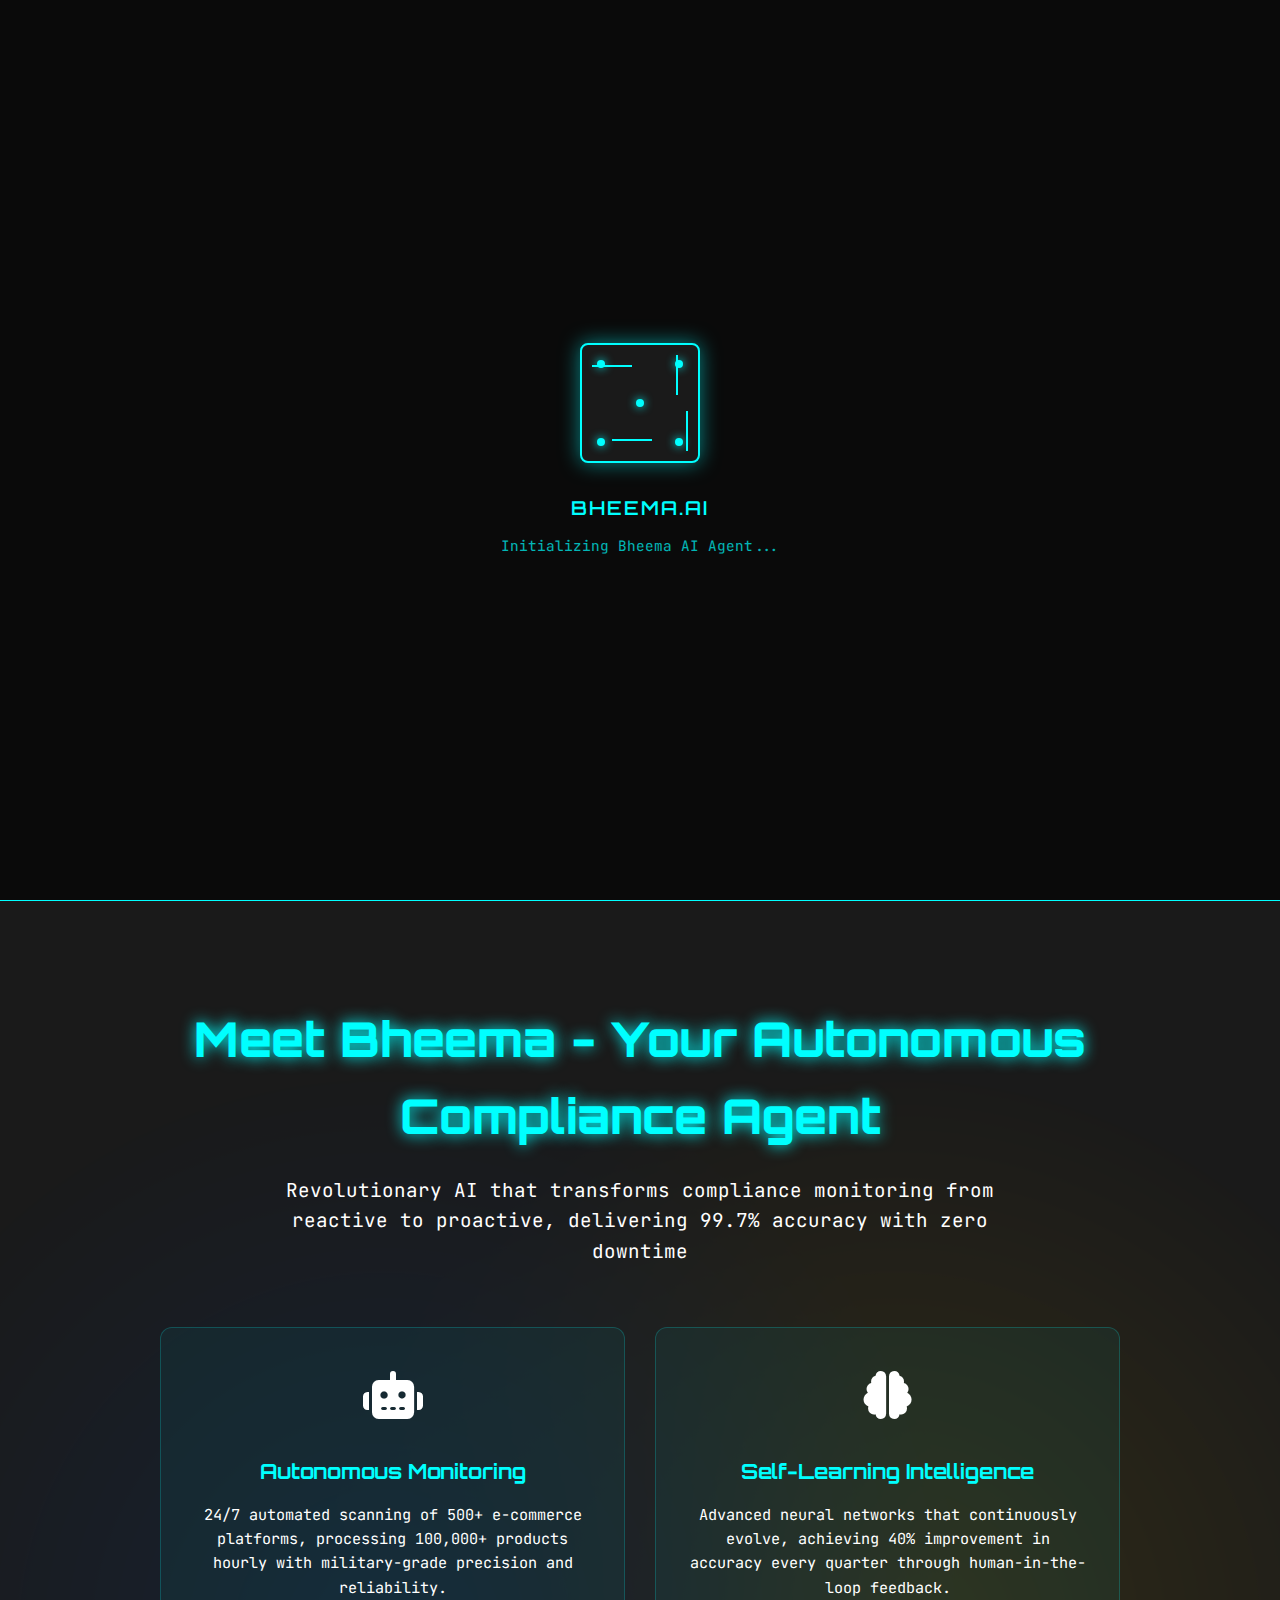
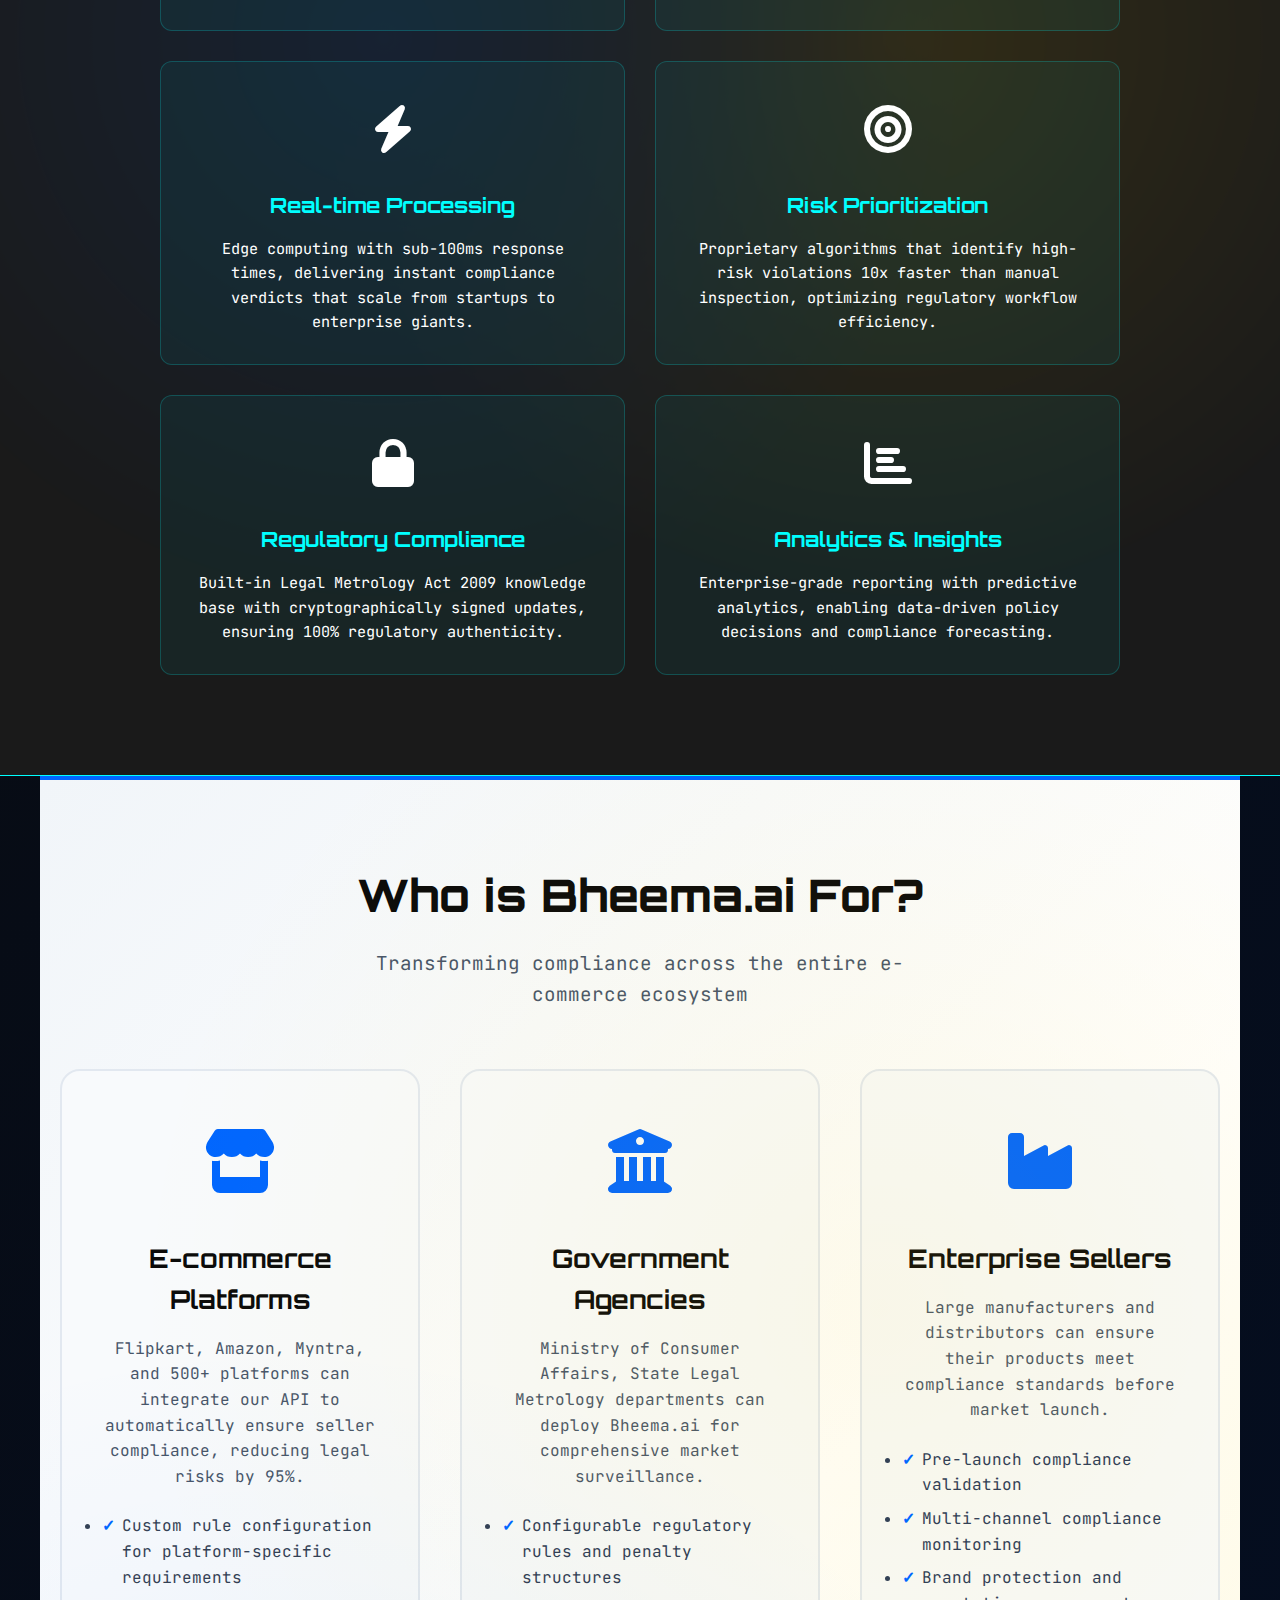
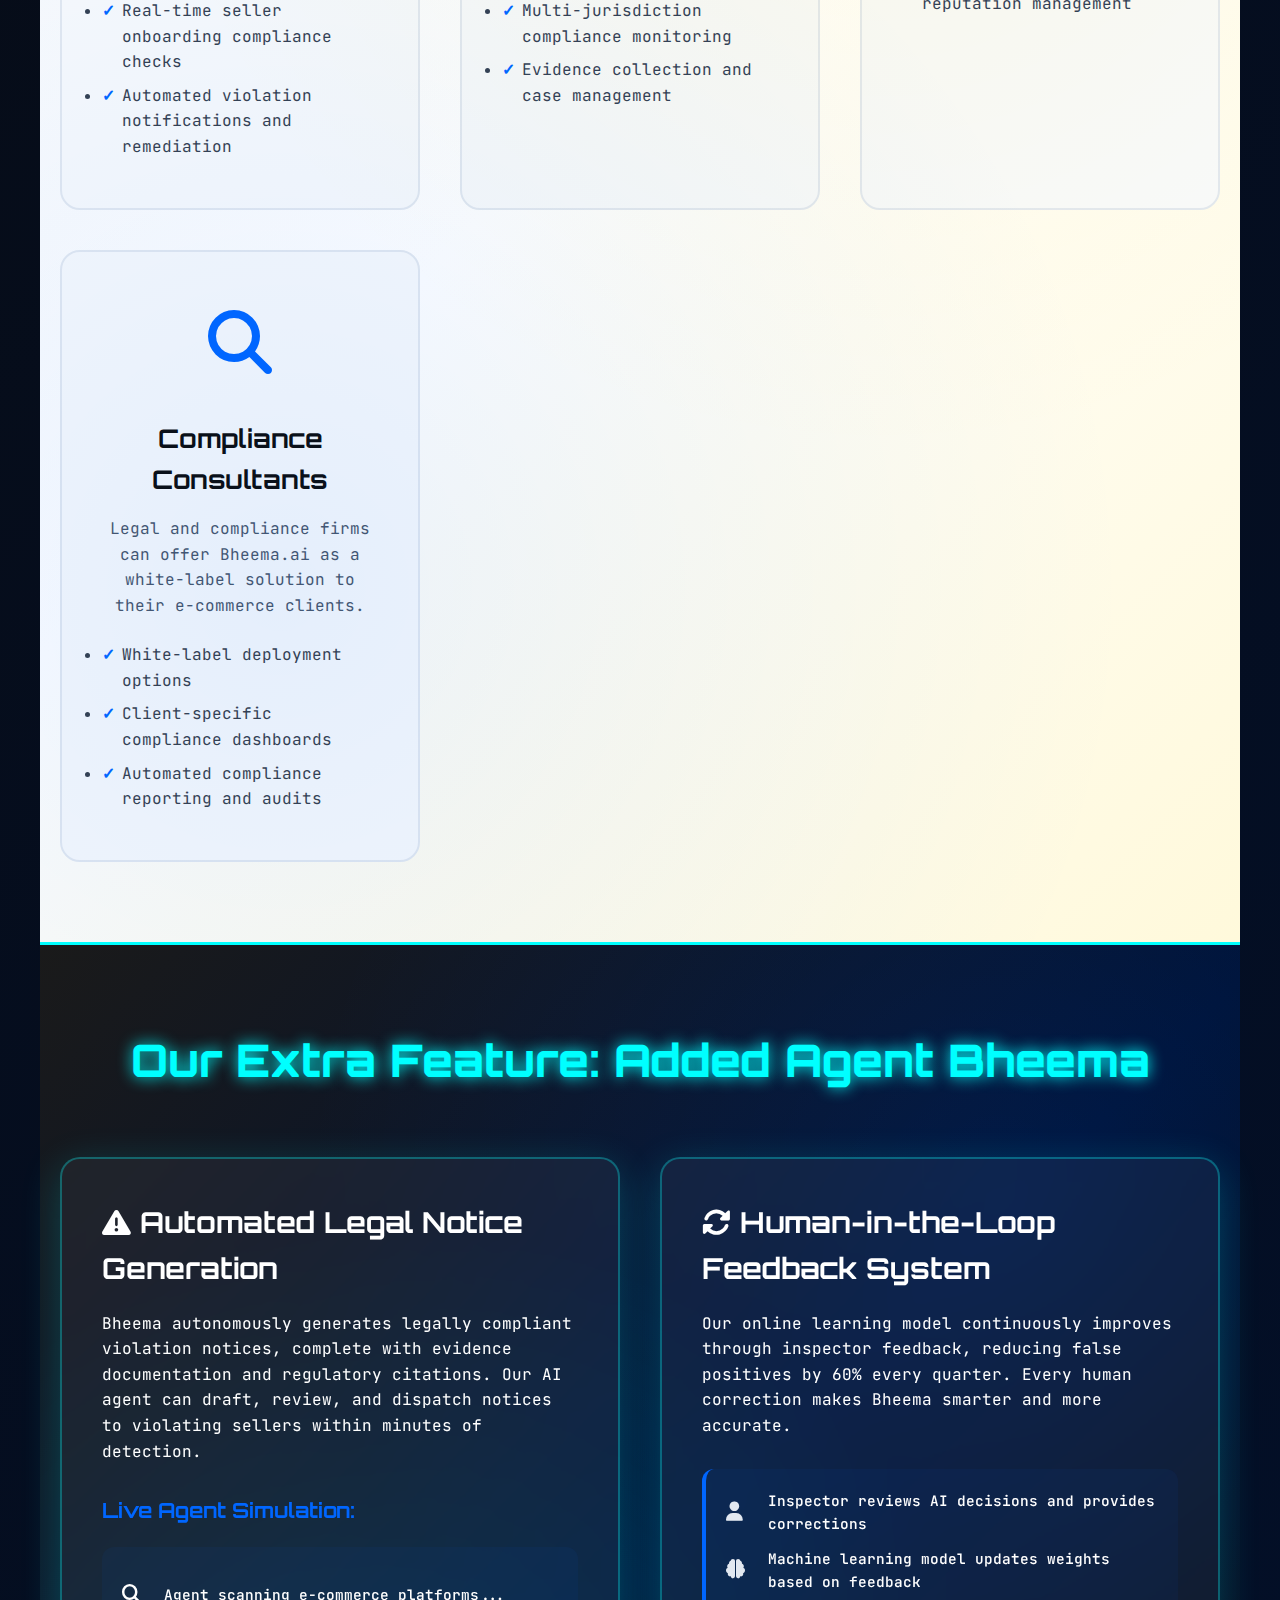
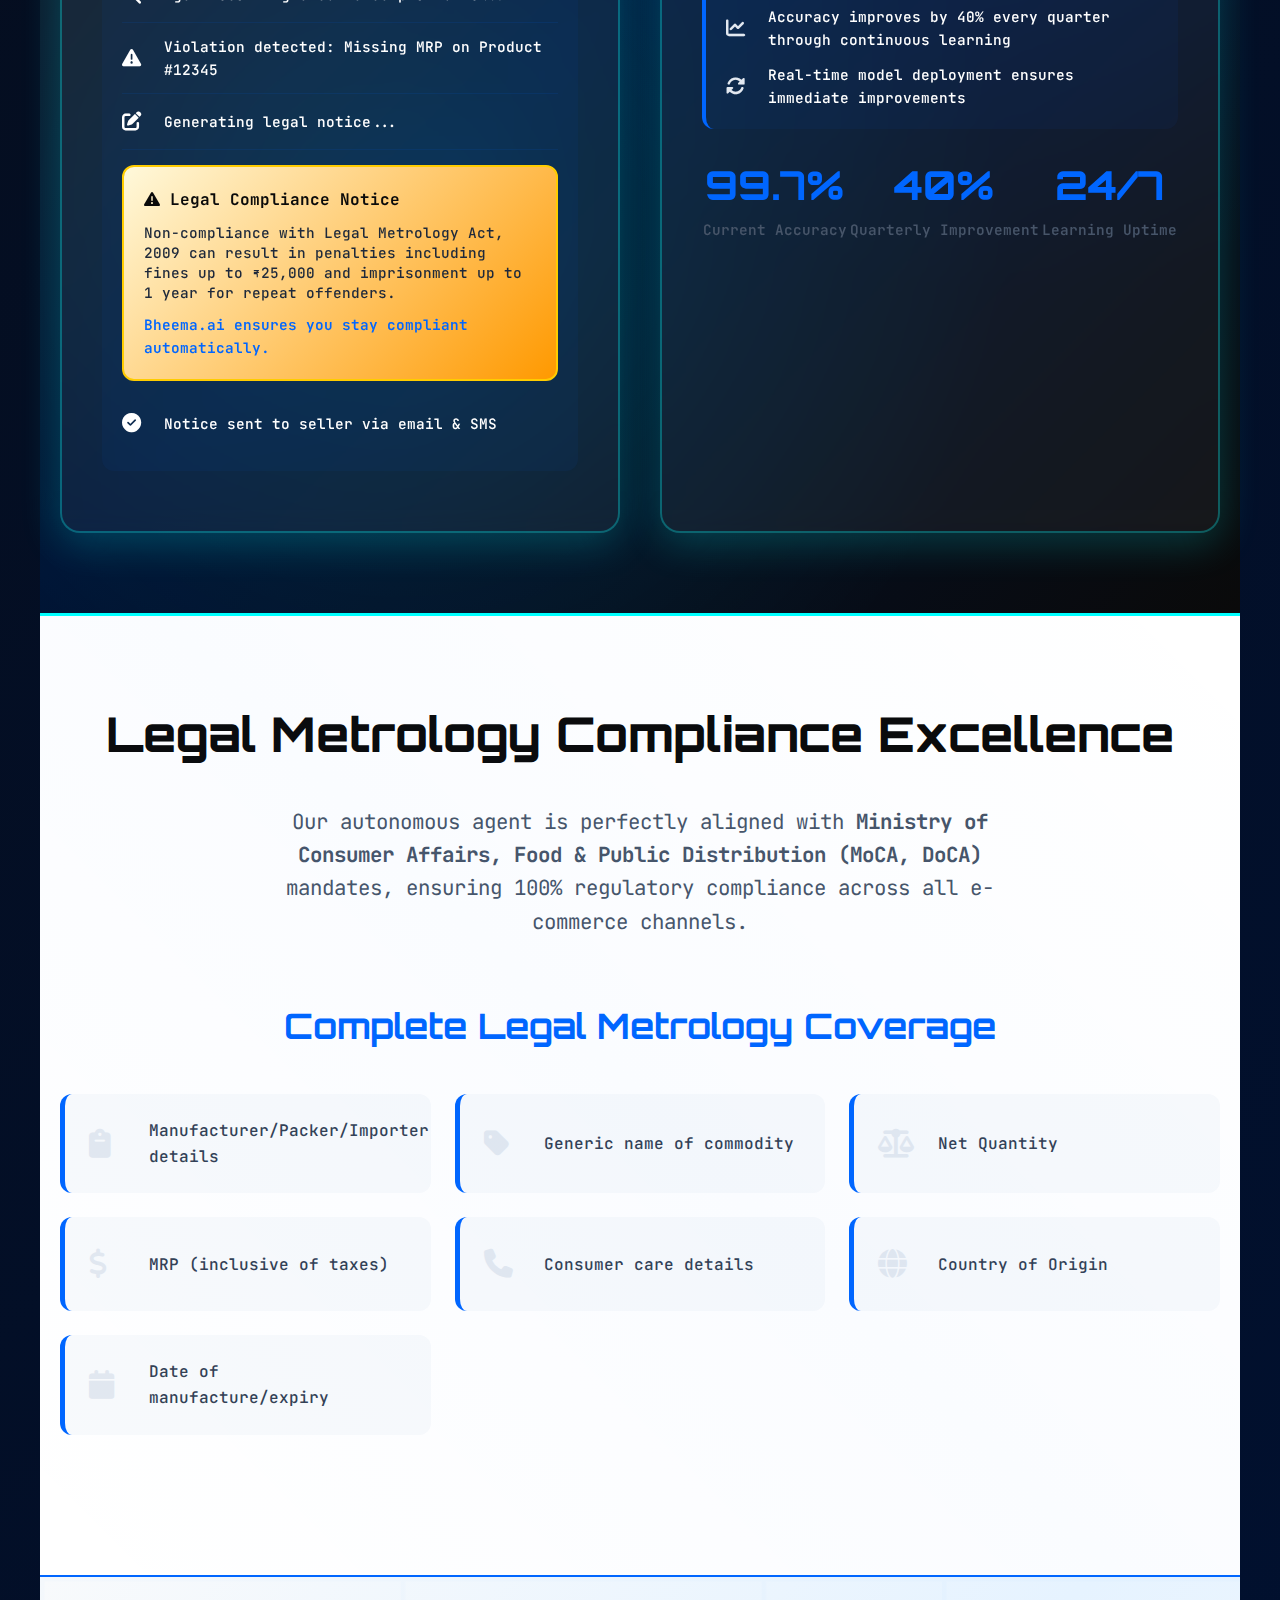
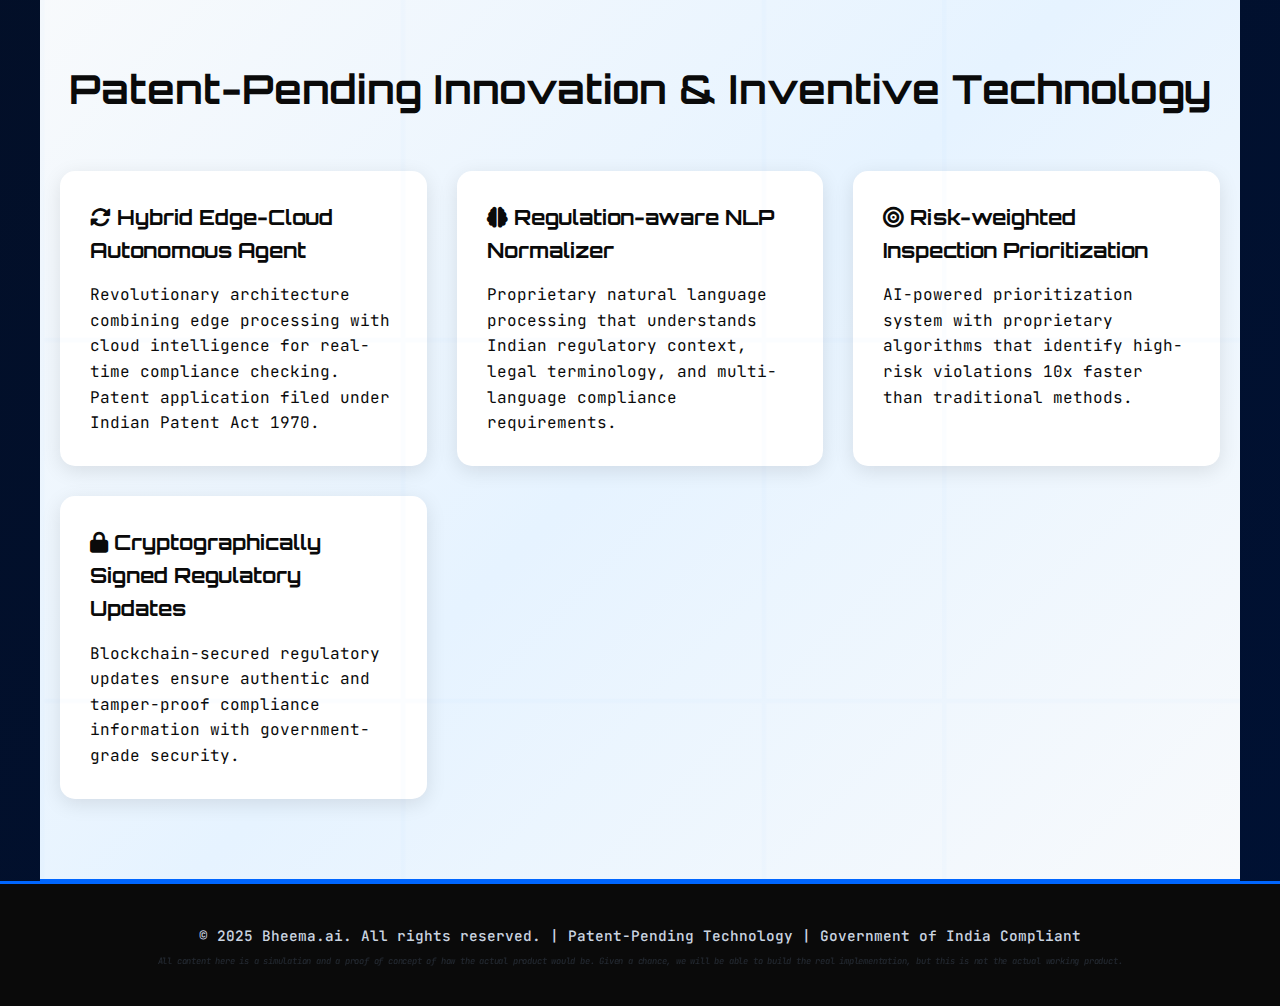
<file: index.html>
<!DOCTYPE html>
<html lang="en">
<head>
    <meta charset="UTF-8">
    <meta name="viewport" content="width=device-width, initial-scale=1.0">
    <title>Bheema.ai - Bharat's Hyperintegrated Efficient Ecommerce Metrology Agent</title>
    <link rel="stylesheet" href="https://cdnjs.cloudflare.com/ajax/libs/font-awesome/6.4.0/css/all.min.css">
    <link rel="stylesheet" href="styles.css">
</head>
<body>
    <!-- Loader only on homepage now -->
    <div class="loader-overlay" id="loader">
        <div class="loader-container">
            <div class="circuit-loader">
                <div class="circuit-board">
                    <div class="circuit-line horizontal"></div>
                    <div class="circuit-line vertical"></div>
                    <div class="circuit-line horizontal"></div>
                    <div class="circuit-line vertical"></div>
                    <div class="circuit-node"></div>
                    <div class="circuit-node"></div>
                    <div class="circuit-node"></div>
                    <div class="circuit-node"></div>
                    <div class="circuit-node"></div>
                </div>
            </div>
            <div class="loader-text">Bheema.ai</div>
            <div class="loader-subtext">Initializing Autonomous Agent...</div>
        </div>
    </div>

    <nav class="navbar">
        <div class="nav-container">
            <div class="nav-logo">
                <h2>Bheema.ai</h2>
            </div>
            <div class="nav-toggle" id="nav-toggle">
                <span></span>
                <span></span>
                <span></span>
            </div>
            <ul class="nav-menu" id="nav-menu">
                <li><a href="index.html" class="nav-link active">Home</a></li>
                <li><a href="tech.html" class="nav-link">Explore Tech</a></li>
                <li><a href="team.html" class="nav-link">Team</a></li>
                <li><a href="login.html" class="nav-link">Dashboard</a></li>
            </ul>
        </div>
    </nav>

    <main>
        <!-- Hero Section -->
        <section class="hero">
            <div class="hero-content">
                <h1>Bheema.ai</h1>
                <h2>Bharat's Hyperintegrated Efficient Ecommerce Metrology Autonomous Agent</h2>
                <p class="hero-subtitle">Revolutionary AI-powered Legal Metrology Compliance Solution for E-commerce India</p>
                <!-- Removed emojis from patent notice -->
                <p class="patent-notice">Patent-Pending Technology | Government-Grade Security | Enterprise-Ready Solution</p>
                <div class="cta-buttons">
                    <a href="login.html" class="btn btn-primary">Launch Dashboard</a>
                    <a href="tech.html" class="btn btn-secondary">Explore Technology</a>
                </div>
            </div>
        </section>

        <!-- Enhanced Agent Spotlight with more product-selling language -->
        <section class="agent-spotlight">
            <div class="container">
                <div class="agent-content">
                    <h2 class="agent-title">Meet Bheema - Your Autonomous Compliance Agent</h2>
                    <p class="agent-subtitle">Revolutionary AI that transforms compliance monitoring from reactive to proactive, delivering 99.7% accuracy with zero downtime</p>
                    
                    <div class="agent-features">
                        <div class="agent-feature">
                            <span class="agent-feature-icon"><i class="fas fa-robot"></i></span>
                            <h3>Autonomous Monitoring</h3>
                            <p>24/7 automated scanning of 500+ e-commerce platforms, processing 100,000+ products hourly with military-grade precision and reliability.</p>
                        </div>
                        <div class="agent-feature">
                            <span class="agent-feature-icon"><i class="fas fa-brain"></i></span>
                            <h3>Self-Learning Intelligence</h3>
                            <p>Advanced neural networks that continuously evolve, achieving 40% improvement in accuracy every quarter through human-in-the-loop feedback.</p>
                        </div>
                        <div class="agent-feature">
                            <span class="agent-feature-icon"><i class="fas fa-bolt"></i></span>
                            <h3>Real-time Processing</h3>
                            <p>Edge computing with sub-100ms response times, delivering instant compliance verdicts that scale from startups to enterprise giants.</p>
                        </div>
                        <div class="agent-feature">
                            <span class="agent-feature-icon"><i class="fas fa-bullseye"></i></span>
                            <h3>Risk Prioritization</h3>
                            <p>Proprietary algorithms that identify high-risk violations 10x faster than manual inspection, optimizing regulatory workflow efficiency.</p>
                        </div>
                        <div class="agent-feature">
                            <span class="agent-feature-icon"><i class="fas fa-lock"></i></span>
                            <h3>Regulatory Compliance</h3>
                            <p>Built-in Legal Metrology Act 2009 knowledge base with cryptographically signed updates, ensuring 100% regulatory authenticity.</p>
                        </div>
                        <div class="agent-feature">
                            <span class="agent-feature-icon"><i class="fas fa-chart-bar"></i></span>
                            <h3>Analytics & Insights</h3>
                            <p>Enterprise-grade reporting with predictive analytics, enabling data-driven policy decisions and compliance forecasting.</p>
                        </div>
                    </div>
                </div>
            </div>
        </section>

        <!-- Added proper margin and padding to sections -->
        <!-- Added "Who is this for" section -->
        <section class="target-audience section-padding">
            <div class="container">
                <h2>Who is Bheema.ai For?</h2>
                <p class="section-subtitle">Transforming compliance across the entire e-commerce ecosystem</p>
                
                <div class="audience-grid">
                    <div class="audience-card">
                        <div class="audience-icon"><i class="fas fa-store"></i></div>
                        <h3>E-commerce Platforms</h3>
                        <p>Flipkart, Amazon, Myntra, and 500+ platforms can integrate our API to automatically ensure seller compliance, reducing legal risks by 95%.</p>
                        <ul>
                            <li>Custom rule configuration for platform-specific requirements</li>
                            <li>Real-time seller onboarding compliance checks</li>
                            <li>Automated violation notifications and remediation</li>
                        </ul>
                    </div>
                    
                    <div class="audience-card">
                        <div class="audience-icon"><i class="fas fa-university"></i></div>
                        <h3>Government Agencies</h3>
                        <p>Ministry of Consumer Affairs, State Legal Metrology departments can deploy Bheema.ai for comprehensive market surveillance.</p>
                        <ul>
                            <li>Configurable regulatory rules and penalty structures</li>
                            <li>Multi-jurisdiction compliance monitoring</li>
                            <li>Evidence collection and case management</li>
                        </ul>
                    </div>
                    
                    <div class="audience-card">
                        <div class="audience-icon"><i class="fas fa-industry"></i></div>
                        <h3>Enterprise Sellers</h3>
                        <p>Large manufacturers and distributors can ensure their products meet compliance standards before market launch.</p>
                        <ul>
                            <li>Pre-launch compliance validation</li>
                            <li>Multi-channel compliance monitoring</li>
                            <li>Brand protection and reputation management</li>
                        </ul>
                    </div>
                    
                    <div class="audience-card">
                        <div class="audience-icon"><i class="fas fa-search"></i></div>
                        <h3>Compliance Consultants</h3>
                        <p>Legal and compliance firms can offer Bheema.ai as a white-label solution to their e-commerce clients.</p>
                        <ul>
                            <li>White-label deployment options</li>
                            <li>Client-specific compliance dashboards</li>
                            <li>Automated compliance reporting and audits</li>
                        </ul>
                    </div>
                </div>
            </div>
        </section>

        <!-- Updated agent features section with animation and better visibility -->
        <section class="agent-features-extended section-padding">
            <div class="container">
                <h2>Our Extra Feature: Added Agent Bheema</h2>
                <div class="extra-features">
                    <div class="extra-feature-card">
                        <h3><i class="fas fa-exclamation-triangle"></i> Automated Legal Notice Generation</h3>
                        <p class="feature-description">Bheema autonomously generates legally compliant violation notices, complete with evidence documentation and regulatory citations. Our AI agent can draft, review, and dispatch notices to violating sellers within minutes of detection.</p>
                        
                        <div class="simulation-demo">
                            <h4>Live Agent Simulation:</h4>
                            <div class="notice-animation">
                                <div class="agent-action scanning">
                                    <span class="action-icon"><i class="fas fa-search"></i></span>
                                    <span class="action-text">Agent scanning e-commerce platforms...</span>
                                </div>
                                <div class="agent-action violation-detected">
                                    <span class="action-icon"><i class="fas fa-exclamation-triangle"></i></span>
                                    <span class="action-text">Violation detected: Missing MRP on Product #12345</span>
                                </div>
                                <div class="agent-action notice-generation">
                                    <span class="action-icon"><i class="fas fa-edit"></i></span>
                                    <span class="action-text">Generating legal notice...</span>
                                </div>
                                <div class="legal-notice-popup">
                                    <div class="notice-header"><i class="fas fa-exclamation-triangle"></i> Legal Compliance Notice</div>
                                    <div class="notice-content">
                                        Non-compliance with Legal Metrology Act, 2009 can result in penalties including fines up to ₹25,000 and imprisonment up to 1 year for repeat offenders.
                                    </div>
                                    <div class="notice-footer">
                                        Bheema.ai ensures you stay compliant automatically.
                                    </div>
                                </div>
                                <div class="agent-action notice-sent">
                                    <span class="action-icon"><i class="fas fa-check-circle"></i></span>
                                    <span class="action-text">Notice sent to seller via email & SMS</span>
                                </div>
                            </div>
                        </div>
                    </div>
                    
                    <div class="extra-feature-card">
                        <h3><i class="fas fa-sync-alt"></i> Human-in-the-Loop Feedback System</h3>
                        <p class="feature-description">Our online learning model continuously improves through inspector feedback, reducing false positives by 60% every quarter. Every human correction makes Bheema smarter and more accurate.</p>
                        
                        <div class="human-feedback-points">
                            <div class="feedback-point">
                                <span class="action-icon"><i class="fas fa-user"></i></span>
                                <span class="action-text">Inspector reviews AI decisions and provides corrections</span>
                            </div>
                            <div class="feedback-point">
                                <span class="action-icon"><i class="fas fa-brain"></i></span>
                                <span class="action-text">Machine learning model updates weights based on feedback</span>
                            </div>
                            <div class="feedback-point">
                                <span class="action-icon"><i class="fas fa-chart-line"></i></span>
                                <span class="action-text">Accuracy improves by 40% every quarter through continuous learning</span>
                            </div>
                            <div class="feedback-point">
                                <span class="action-icon"><i class="fas fa-sync-alt"></i></span>
                                <span class="action-text">Real-time model deployment ensures immediate improvements</span>
                            </div>
                        </div>
                        
                        <div class="feedback-metrics">
                            <div class="metric">
                                <span class="metric-value">99.7%</span>
                                <span class="metric-label">Current Accuracy</span>
                            </div>
                            <div class="metric">
                                <span class="metric-value">40%</span>
                                <span class="metric-label">Quarterly Improvement</span>
                            </div>
                            <div class="metric">
                                <span class="metric-value">24/7</span>
                                <span class="metric-label">Learning Uptime</span>
                            </div>
                        </div>
                    </div>
                </div>
            </div>
        </section>

        <!-- About / Research Section -->
        <section class="about section-padding">
            <div class="container">
                <h2>Legal Metrology Compliance Excellence</h2>
                <p>Our autonomous agent is perfectly aligned with <strong>Ministry of Consumer Affairs, Food & Public Distribution (MoCA, DoCA)</strong> mandates, ensuring 100% regulatory compliance across all e-commerce channels.</p>
                
                <div class="rules-grid">
                    <h3>Complete Legal Metrology Coverage</h3>
                    <div class="rules-list">
                        <div class="rule-item">
                            <span class="rule-icon"><i class="fas fa-clipboard"></i></span>
                            <span>Manufacturer/Packer/Importer details</span>
                        </div>
                        <div class="rule-item">
                            <span class="rule-icon"><i class="fas fa-tag"></i></span>
                            <span>Generic name of commodity</span>
                        </div>
                        <div class="rule-item">
                            <span class="rule-icon"><i class="fas fa-balance-scale"></i></span>
                            <span>Net Quantity</span>
                        </div>
                        <div class="rule-item">
                            <span class="rule-icon"><i class="fas fa-dollar-sign"></i></span>
                            <span>MRP (inclusive of taxes)</span>
                        </div>
                        <div class="rule-item">
                            <span class="rule-icon"><i class="fas fa-phone"></i></span>
                            <span>Consumer care details</span>
                        </div>
                        <div class="rule-item">
                            <span class="rule-icon"><i class="fas fa-globe"></i></span>
                            <span>Country of Origin</span>
                        </div>
                        <div class="rule-item">
                            <span class="rule-icon"><i class="fas fa-calendar"></i></span>
                            <span>Date of manufacture/expiry</span>
                        </div>
                    </div>
                </div>
            </div>
        </section>

        <!-- Novelty & Inventive Step Section -->
        <section class="novelty section-padding">
            <div class="container">


                <h2>Patent-Pending Innovation & Inventive Technology</h2>
                <div class="features-grid">
                    <div class="feature-card">
                        <h3><i class="fas fa-sync-alt"></i> Hybrid Edge-Cloud Autonomous Agent</h3>
                        <p>Revolutionary architecture combining edge processing with cloud intelligence for real-time compliance checking. Patent application filed under Indian Patent Act 1970.</p>
                    </div>
                    <div class="feature-card">
                        <h3><i class="fas fa-brain"></i> Regulation-aware NLP Normalizer</h3>
                        <p>Proprietary natural language processing that understands Indian regulatory context, legal terminology, and multi-language compliance requirements.</p>
                    </div>
                    <div class="feature-card">
                        <h3><i class="fas fa-bullseye"></i> Risk-weighted Inspection Prioritization</h3>
                        <p>AI-powered prioritization system with proprietary algorithms that identify high-risk violations 10x faster than traditional methods.</p>
                    </div>
                    <div class="feature-card">
                        <h3><i class="fas fa-lock"></i> Cryptographically Signed Regulatory Updates</h3>
                        <p>Blockchain-secured regulatory updates ensure authentic and tamper-proof compliance information with government-grade security.</p>
                    </div>
                </div>
            </div>
        </section>
    </main>

    <!-- Updated footer with disclaimer and copyright 2025 -->
    <footer class="footer">
        <div class="container">
            <p>&copy; 2025 Bheema.ai. All rights reserved. | Patent-Pending Technology | Government of India Compliant</p>
            <p class="disclaimer">All content here is a simulation and a proof of concept of how the actual product would be. Given a chance, we will be able to build the real implementation, but this is not the actual working product.</p>
        </div>
    </footer>

    <script src="script.js"></script>
</body>
</html>
</file>
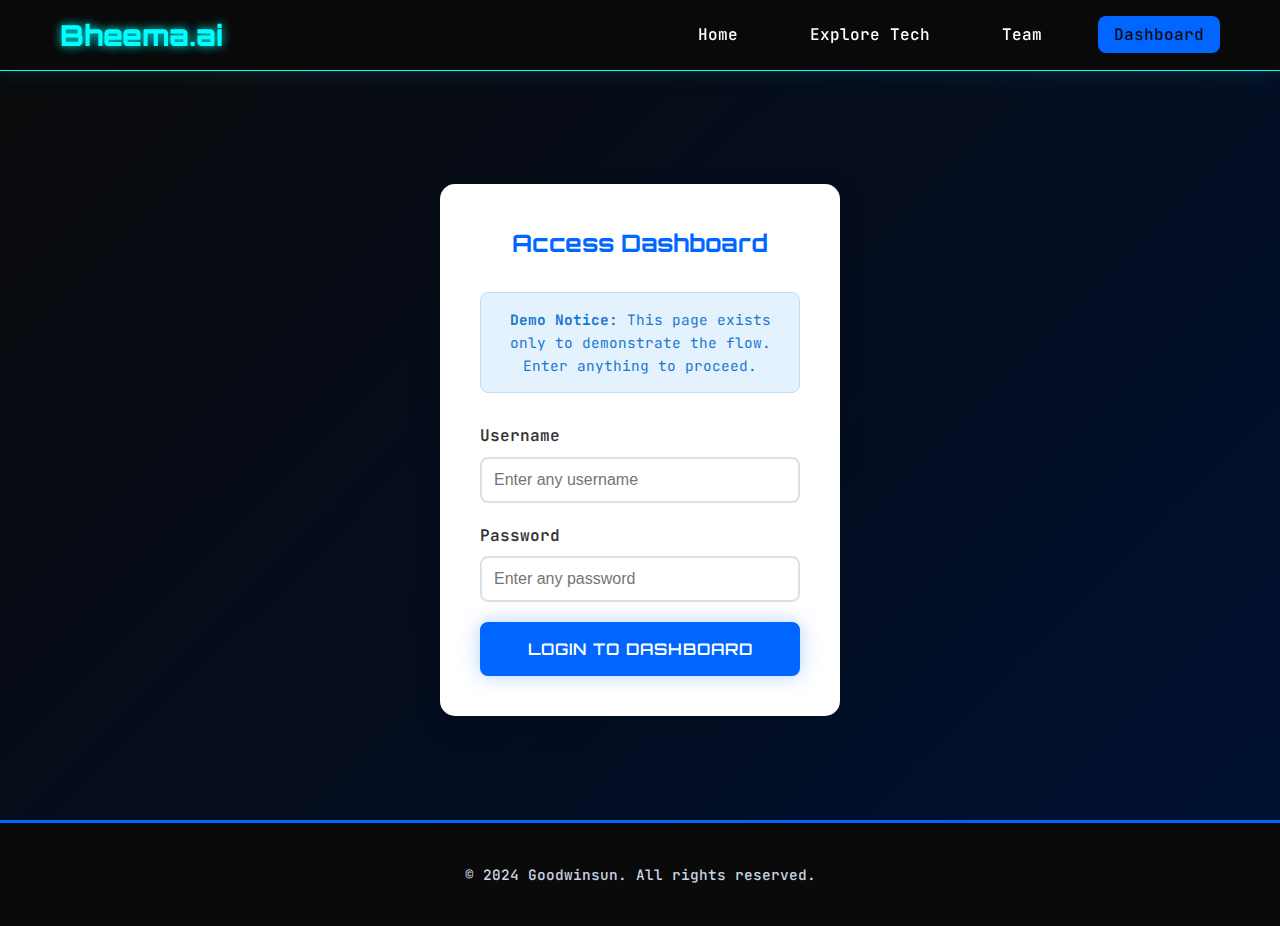
<file: login.html>
<!DOCTYPE html>
<html lang="en">
<head>
    <meta charset="UTF-8">
    <meta name="viewport" content="width=device-width, initial-scale=1.0">
    <title>Login - Bheema.ai</title>
    <link rel="stylesheet" href="https://cdnjs.cloudflare.com/ajax/libs/font-awesome/6.4.0/css/all.min.css">
    <link rel="stylesheet" href="styles.css">
</head>
<body>
    <nav class="navbar">
        <div class="nav-container">
            <div class="nav-logo">
                <h2>Bheema.ai</h2>
            </div>
            <div class="nav-toggle" id="nav-toggle">
                <span></span>
                <span></span>
                <span></span>
            </div>
            <ul class="nav-menu" id="nav-menu">
                <li><a href="index.html" class="nav-link">Home</a></li>
                <li><a href="tech.html" class="nav-link">Explore Tech</a></li>
                <li><a href="team.html" class="nav-link">Team</a></li>
                <li><a href="login.html" class="nav-link active">Dashboard</a></li>
            </ul>
        </div>
    </nav>

    <main class="login-main">
        <div class="login-container">
            <div class="login-card">
                <h2>Access Dashboard</h2>
                <div class="demo-notice">
                    <p><strong>Demo Notice:</strong> This page exists only to demonstrate the flow. Enter anything to proceed.</p>
                </div>
                
                <form id="loginForm" class="login-form">
                    <div class="form-group">
                        <label for="username">Username</label>
                        <input type="text" id="username" name="username" placeholder="Enter any username" required>
                    </div>
                    <div class="form-group">
                        <label for="password">Password</label>
                        <input type="password" id="password" name="password" placeholder="Enter any password" required>
                    </div>
                    <button type="submit" class="btn btn-primary btn-full">Login to Dashboard</button>
                </form>
            </div>
        </div>
    </main>

    <footer class="footer">
        <div class="container">
            <p>&copy; 2024 Goodwinsun. All rights reserved.</p>
        </div>
    </footer>

    <script src="script.js"></script>
</body>
</html>
</file>
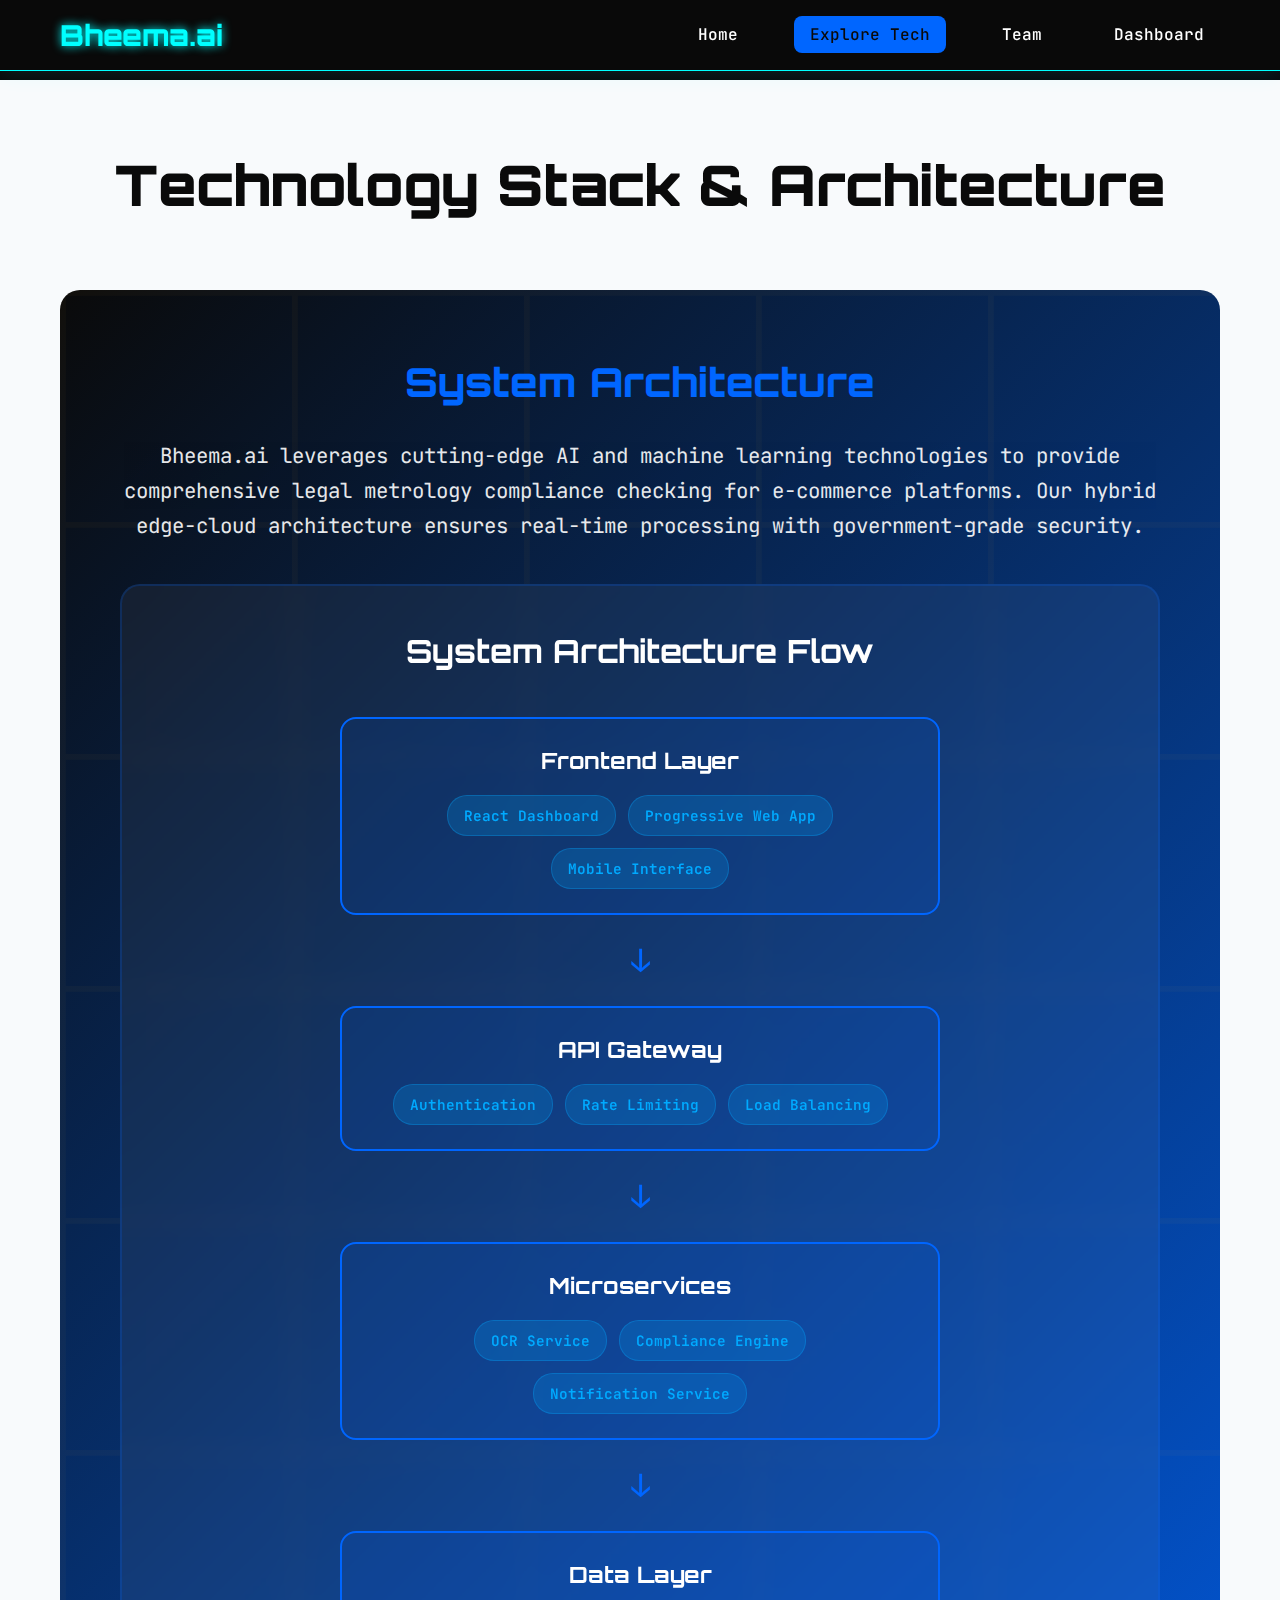
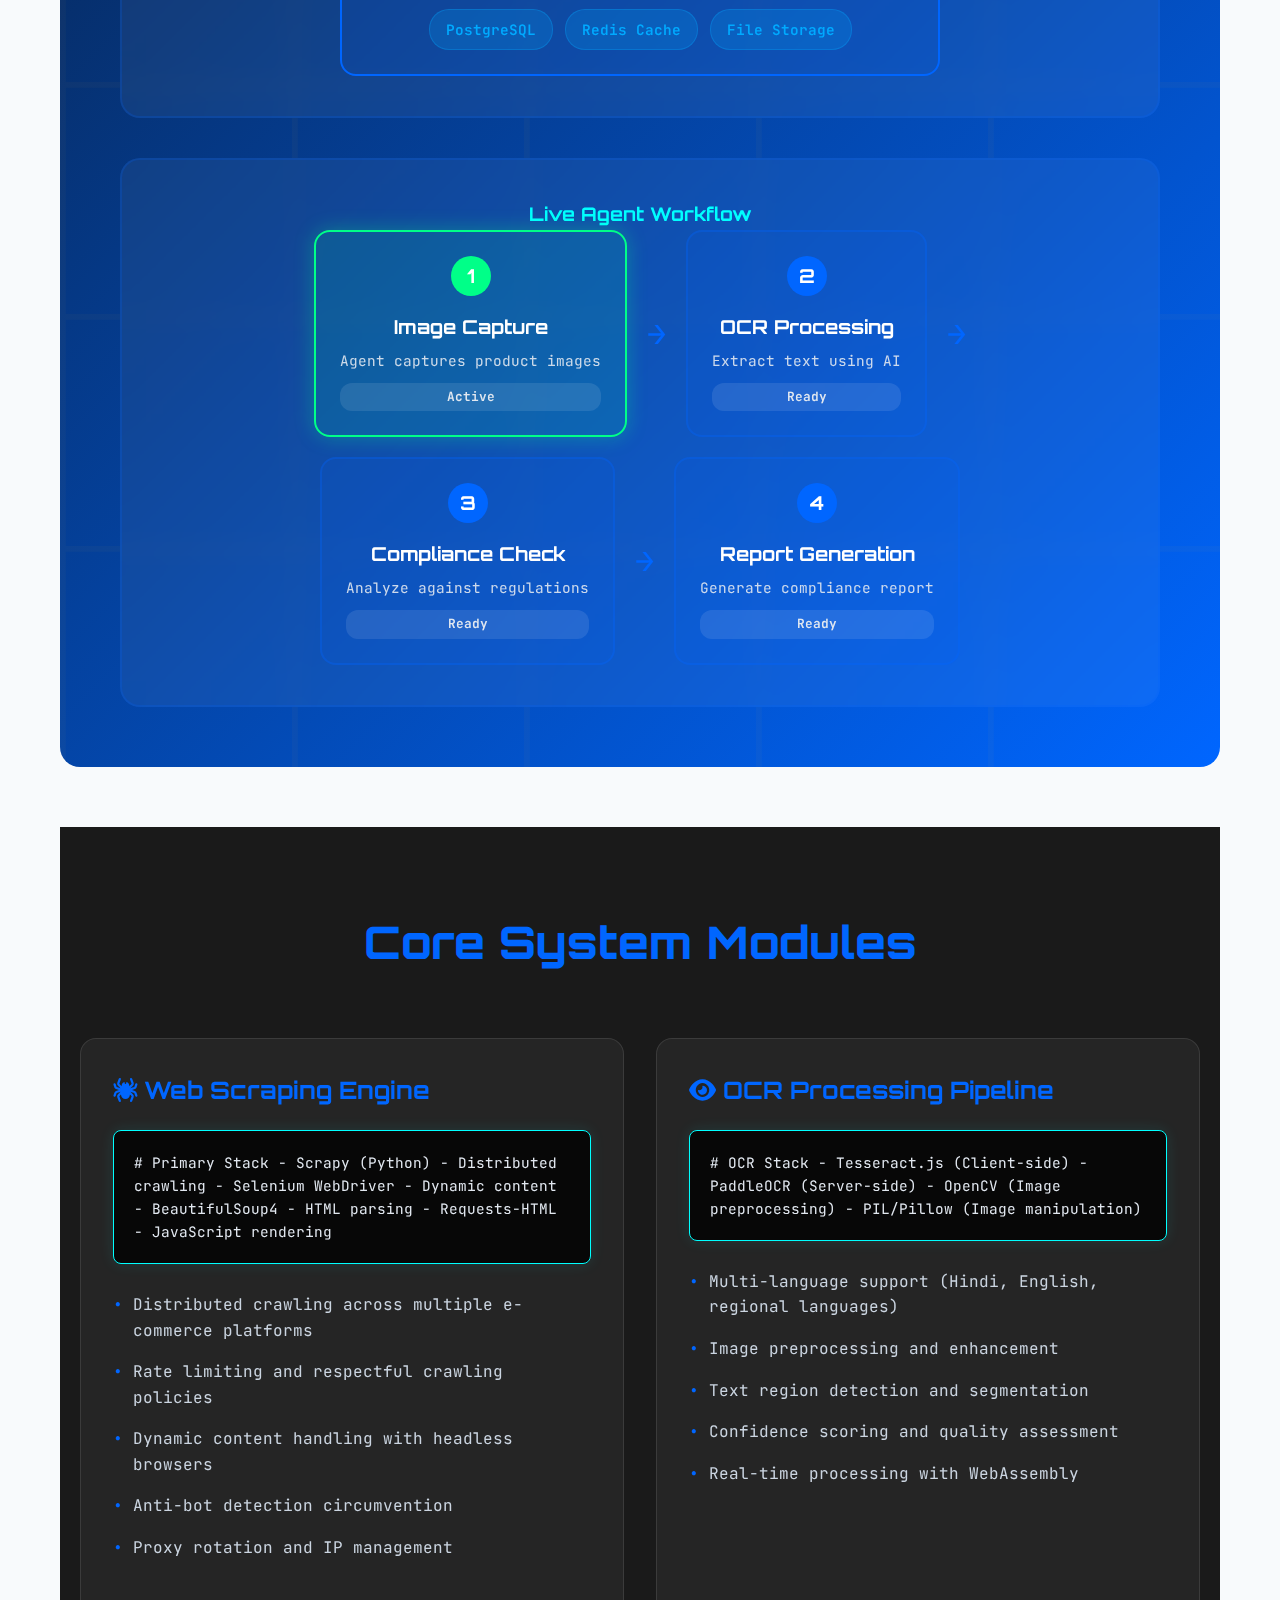
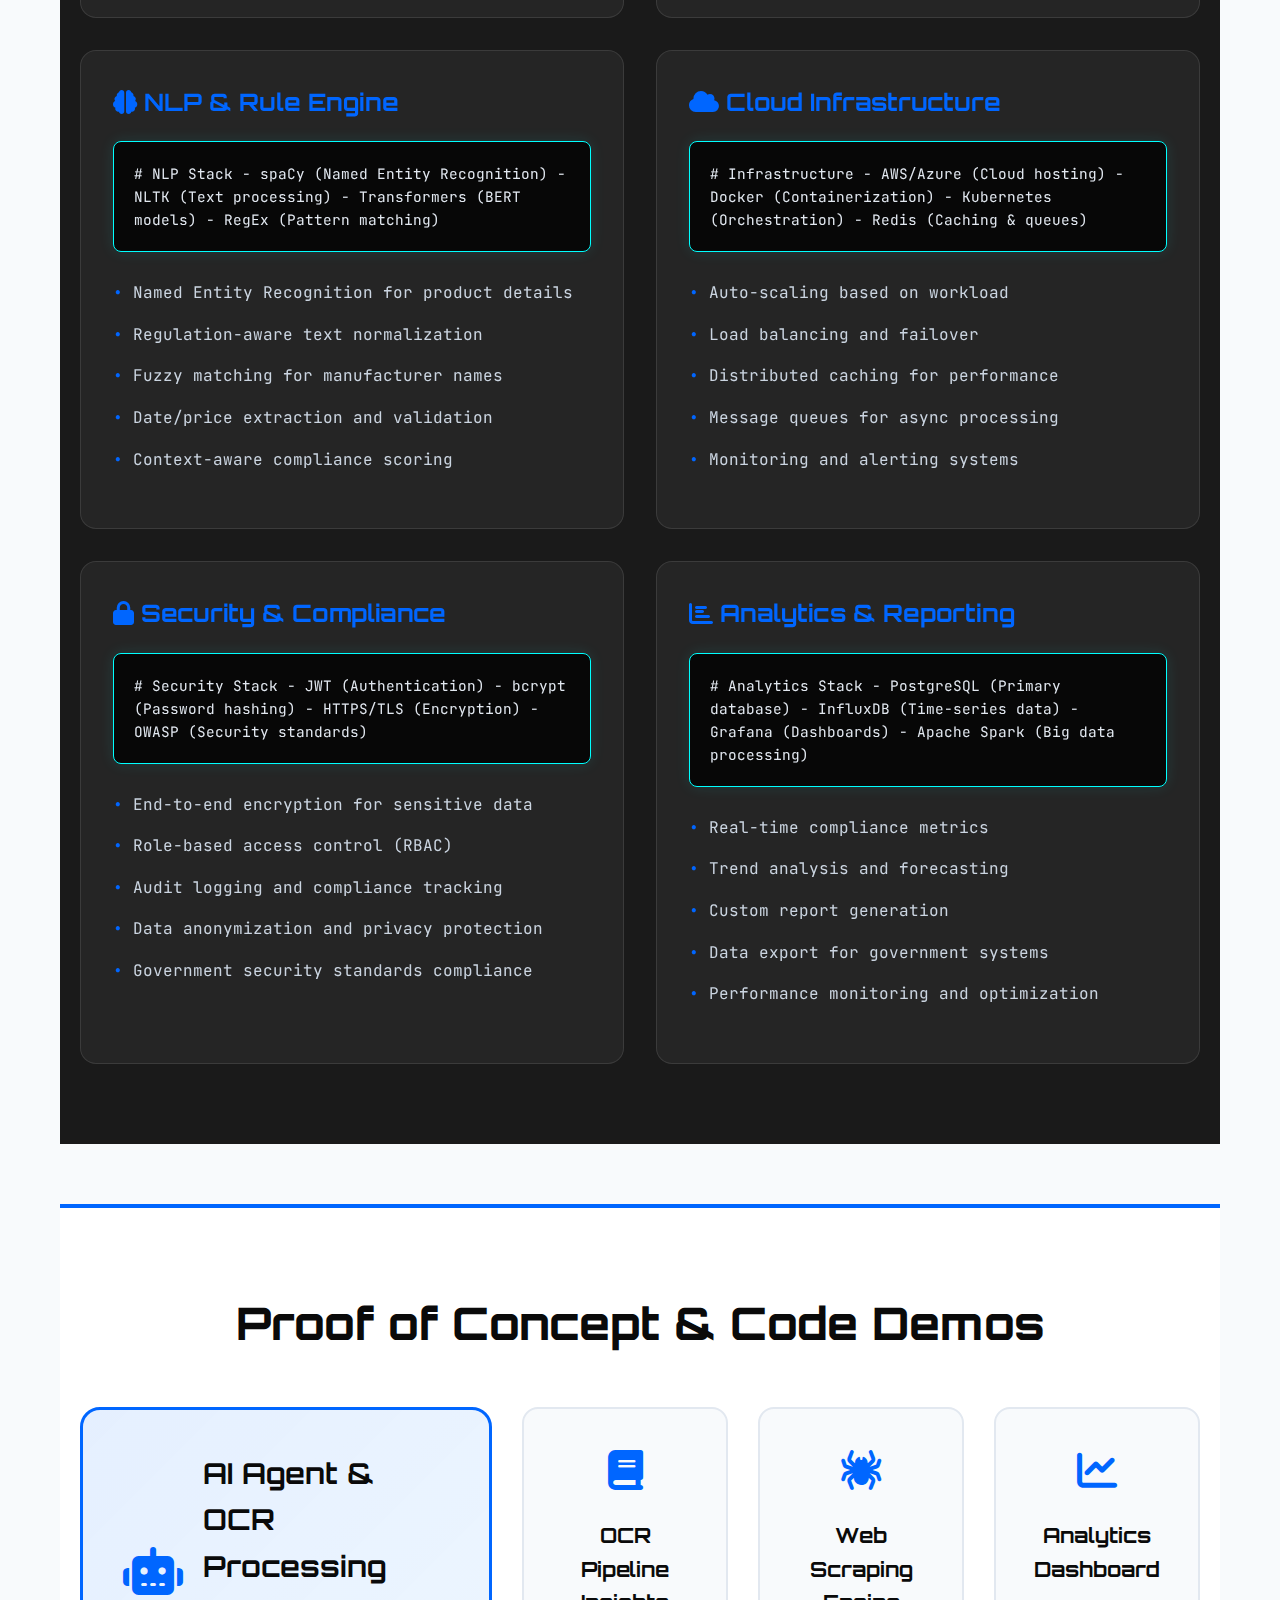
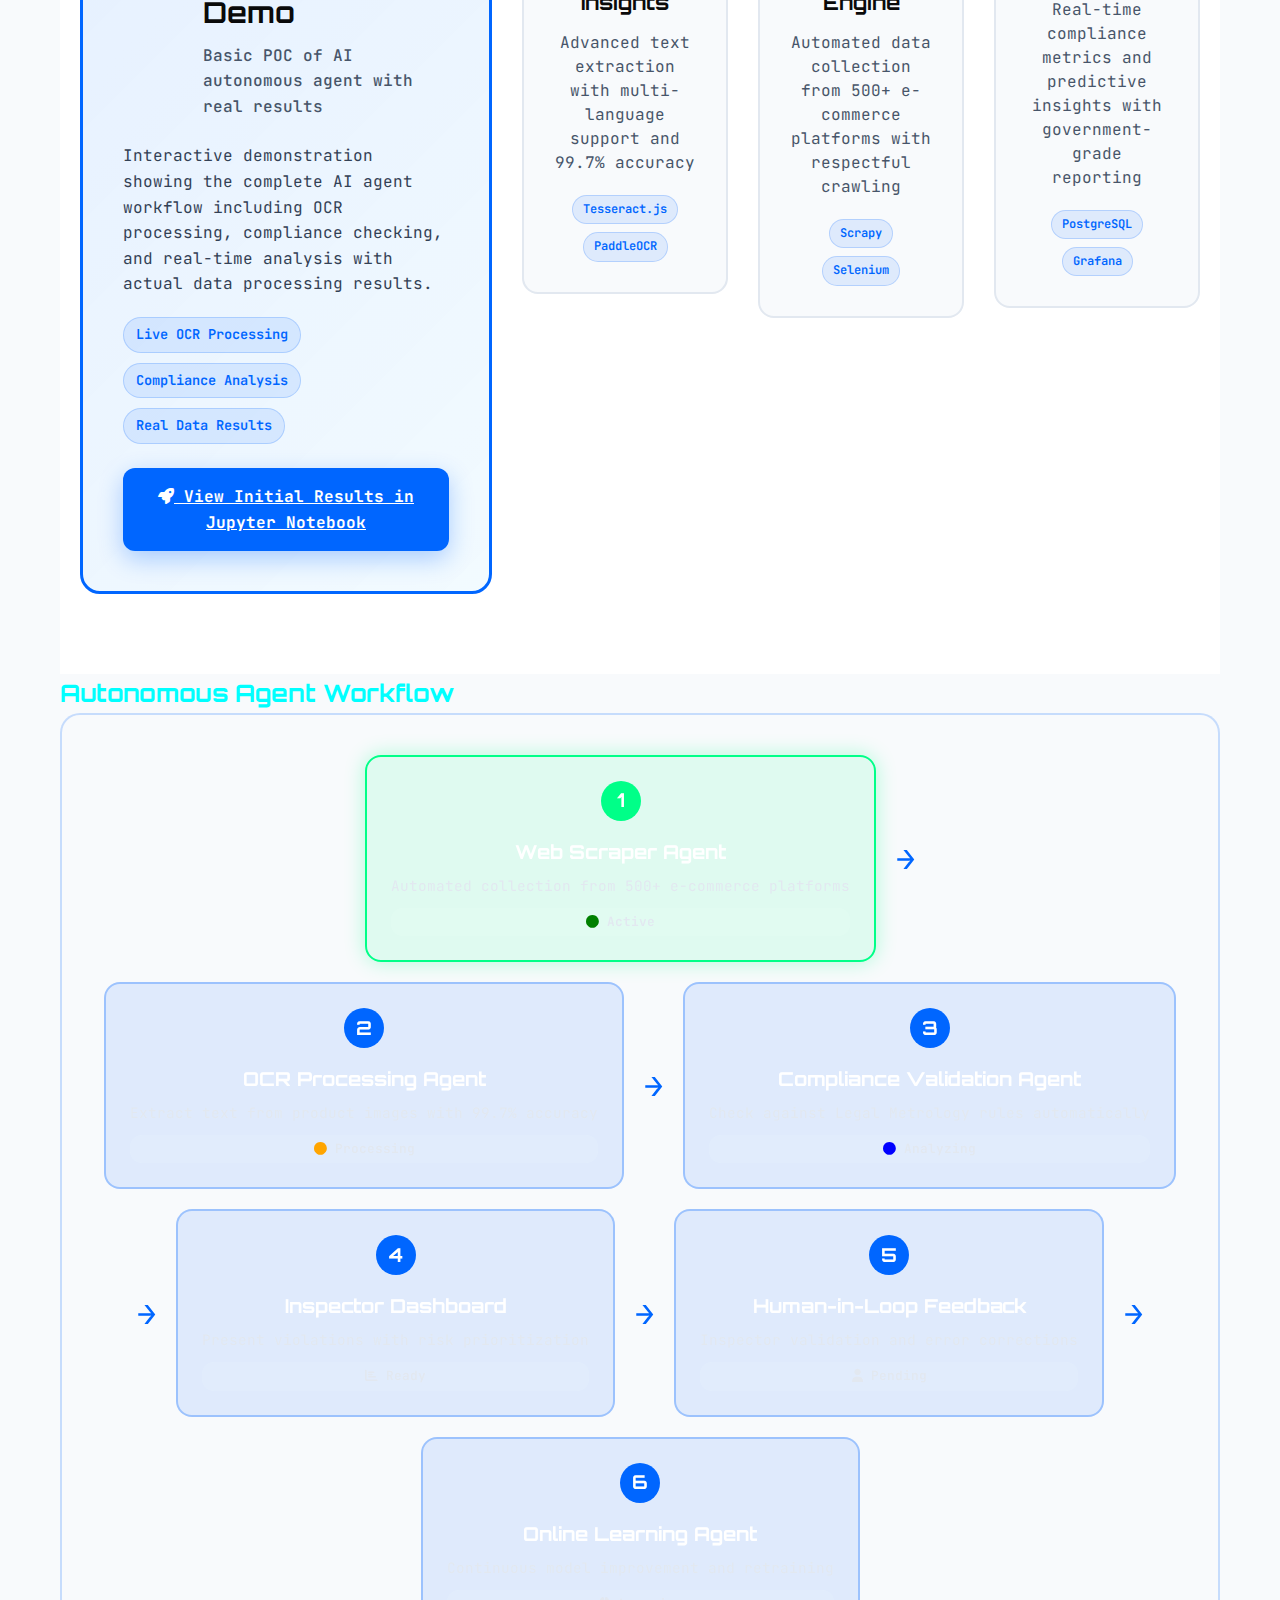
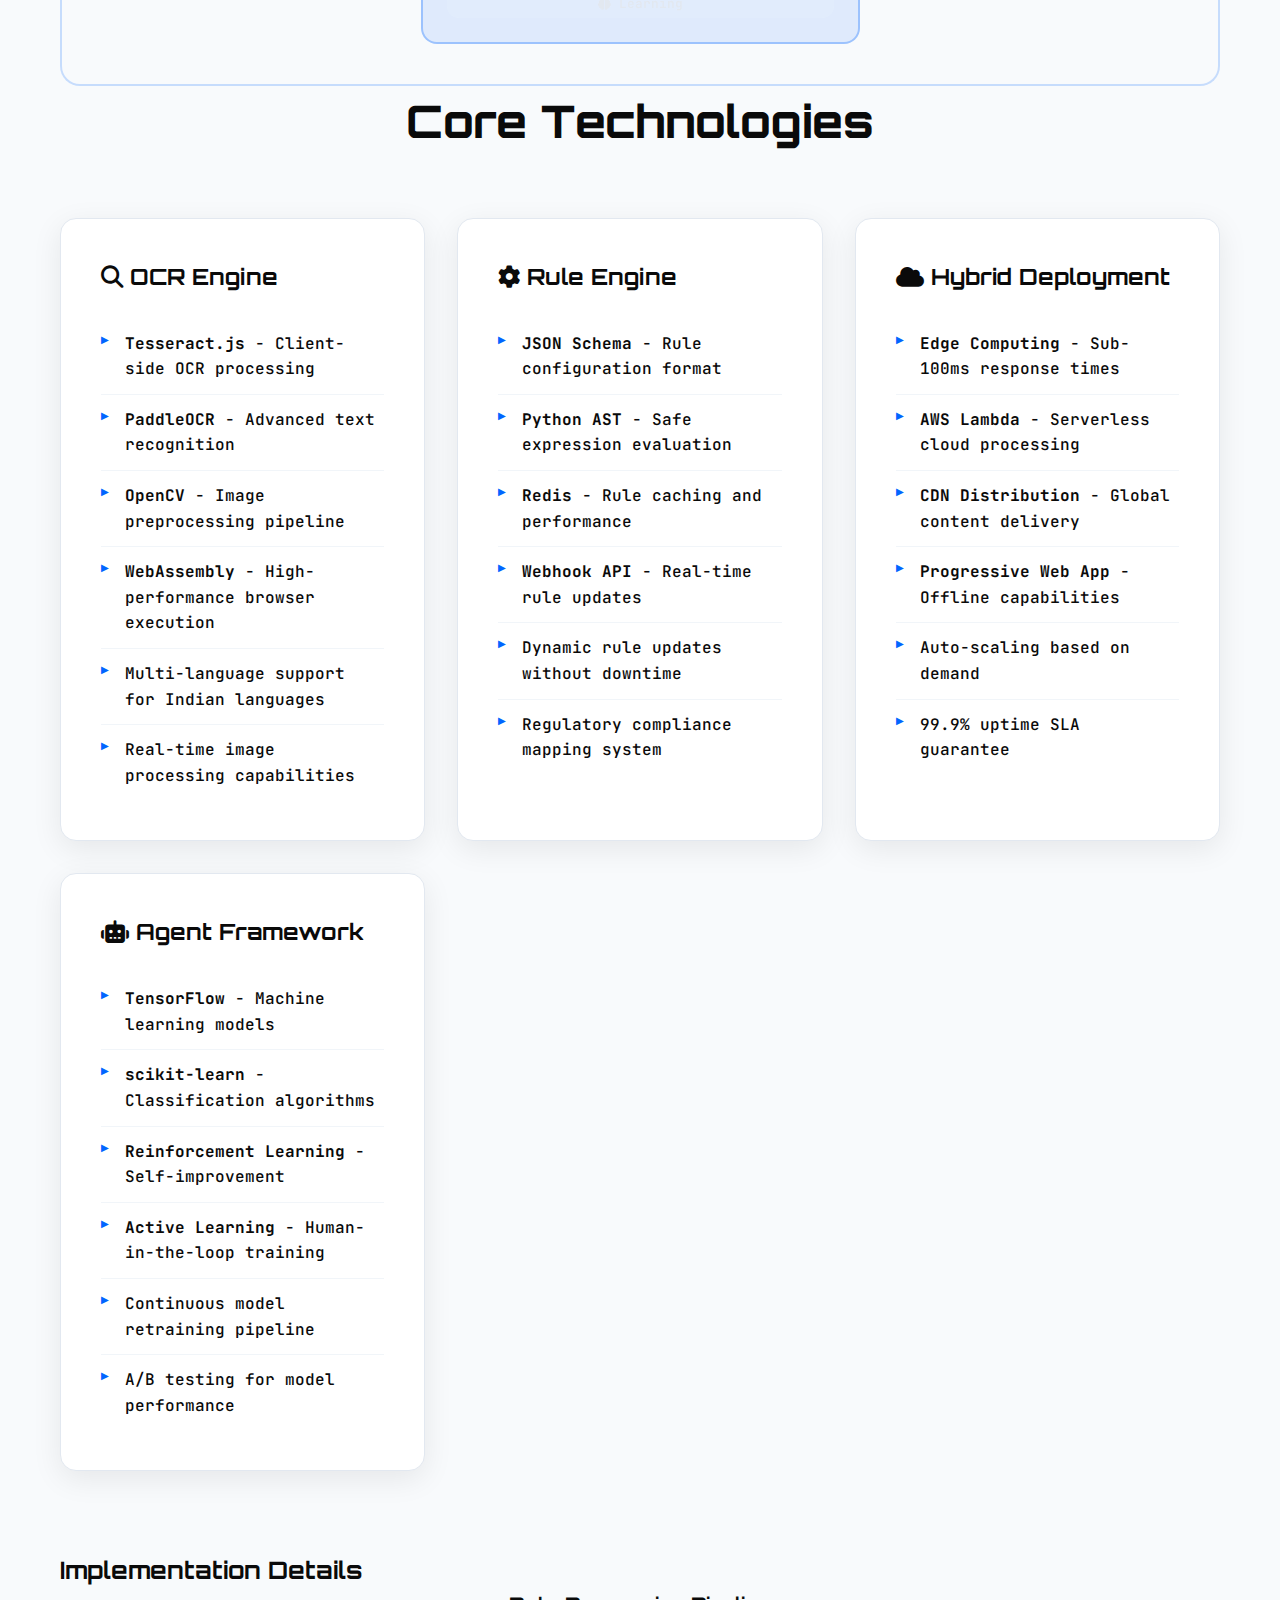
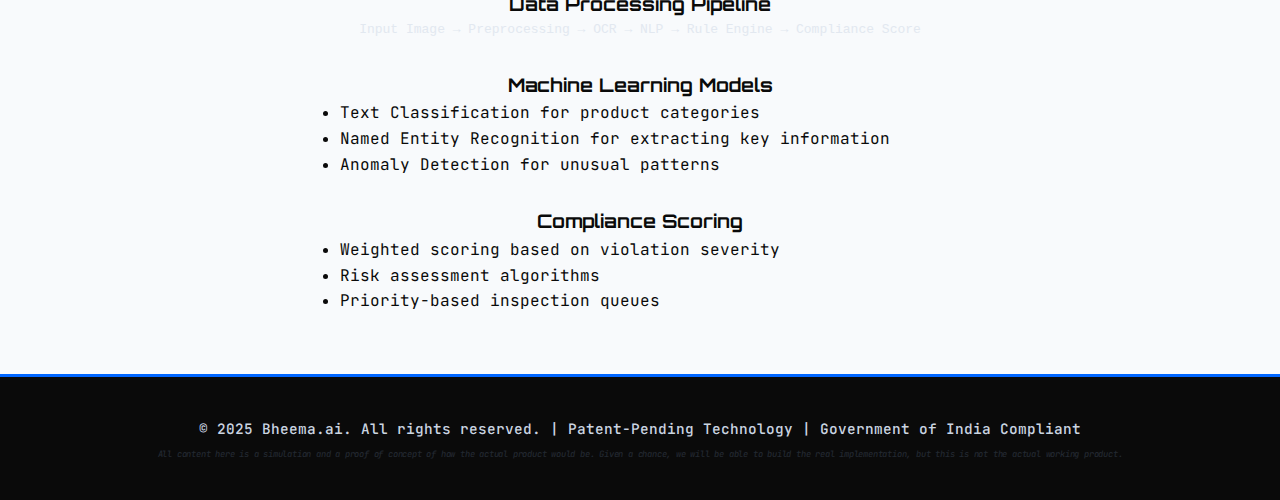
<file: tech.html>
<!DOCTYPE html>
<html lang="en">
<head>
    <meta charset="UTF-8">
    <meta name="viewport" content="width=device-width, initial-scale=1.0">
    <title>Technology - Bheema.ai</title>
    <link rel="stylesheet" href="https://cdnjs.cloudflare.com/ajax/libs/font-awesome/6.4.0/css/all.min.css">
    <link rel="stylesheet" href="styles.css">
</head>
<body>
    <nav class="navbar">
        <div class="nav-container">
            <div class="nav-logo">
                <h2>Bheema.ai</h2>
            </div>
            <div class="nav-toggle" id="nav-toggle">
                <span></span>
                <span></span>
                <span></span>
            </div>
            <ul class="nav-menu" id="nav-menu">
                <li><a href="index.html" class="nav-link">Home</a></li>
                <li><a href="tech.html" class="nav-link active">Explore Tech</a></li>
                <li><a href="team.html" class="nav-link">Team</a></li>
                <li><a href="login.html" class="nav-link">Dashboard</a></li>
            </ul>
        </div>
    </nav>

    <main class="tech-main">
        <div class="container">
            <h1>Technology Stack & Architecture</h1>
            
            <section class="tech-overview">
                <div class="tech-overview-content">
                    <h2>System Architecture</h2>
                    <p>Bheema.ai leverages cutting-edge AI and machine learning technologies to provide comprehensive legal metrology compliance checking for e-commerce platforms. Our hybrid edge-cloud architecture ensures real-time processing with government-grade security.</p>
                </div>
                
                <div class="architecture-chart">
                    <h3>System Architecture Flow</h3>
                    <div class="chart-container">
                        <div class="architecture-layer">
                            <h4>Frontend Layer</h4>
                            <div class="layer-components">
                                <span class="component">React Dashboard</span>
                                <span class="component">Progressive Web App</span>
                                <span class="component">Mobile Interface</span>
                            </div>
                        </div>
                        <div class="architecture-arrow">↓</div>
                        
                        <div class="architecture-layer">
                            <h4>API Gateway</h4>
                            <div class="layer-components">
                                <span class="component">Authentication</span>
                                <span class="component">Rate Limiting</span>
                                <span class="component">Load Balancing</span>
                            </div>
                        </div>
                        <div class="architecture-arrow">↓</div>
                        
                        <div class="architecture-layer">
                            <h4>Microservices</h4>
                            <div class="layer-components">
                                <span class="component">OCR Service</span>
                                <span class="component">Compliance Engine</span>
                                <span class="component">Notification Service</span>
                            </div>
                        </div>
                        <div class="architecture-arrow">↓</div>
                        
                        <div class="architecture-layer">
                            <h4>Data Layer</h4>
                            <div class="layer-components">
                                <span class="component">PostgreSQL</span>
                                <span class="component">Redis Cache</span>
                                <span class="component">File Storage</span>
                            </div>
                        </div>
                    </div>
                </div>

                <div class="workflow-container">
                    <h3>Live Agent Workflow</h3>
                    <div class="workflow-diagram">
                        <div class="workflow-step active">
                            <div class="step-number">1</div>
                            <div class="step-content">
                                <h4>Image Capture</h4>
                                <p>Agent captures product images</p>
                                <div class="step-status">Active</div>
                            </div>
                        </div>
                        <div class="workflow-arrow">→</div>
                        <div class="workflow-step">
                            <div class="step-number">2</div>
                            <div class="step-content">
                                <h4>OCR Processing</h4>
                                <p>Extract text using AI</p>
                                <div class="step-status">Ready</div>
                            </div>
                        </div>
                        <div class="workflow-arrow">→</div>
                        <div class="workflow-step">
                            <div class="step-number">3</div>
                            <div class="step-content">
                                <h4>Compliance Check</h4>
                                <p>Analyze against regulations</p>
                                <div class="step-status">Ready</div>
                            </div>
                        </div>
                        <div class="workflow-arrow">→</div>
                        <div class="workflow-step">
                            <div class="step-number">4</div>
                            <div class="step-content">
                                <h4>Report Generation</h4>
                                <p>Generate compliance report</p>
                                <div class="step-status">Ready</div>
                            </div>
                        </div>
                    </div>
                </div>
            </section>

            <section class="module-details">
                <div class="container">
                    <h2>Core System Modules</h2>
                    <div class="module-grid">
                        <div class="module-card">
                            <h3><i class="fas fa-spider"></i> Web Scraping Engine</h3>
                            <div class="module-code">
# Primary Stack
- Scrapy (Python) - Distributed crawling
- Selenium WebDriver - Dynamic content
- BeautifulSoup4 - HTML parsing
- Requests-HTML - JavaScript rendering
                            </div>
                            <ul class="module-list">
                                <li>Distributed crawling across multiple e-commerce platforms</li>
                                <li>Rate limiting and respectful crawling policies</li>
                                <li>Dynamic content handling with headless browsers</li>
                                <li>Anti-bot detection circumvention</li>
                                <li>Proxy rotation and IP management</li>
                            </ul>
                        </div>
                        
                        <div class="module-card">
                            <h3><i class="fas fa-eye"></i> OCR Processing Pipeline</h3>
                            <div class="module-code">
# OCR Stack
- Tesseract.js (Client-side)
- PaddleOCR (Server-side)
- OpenCV (Image preprocessing)
- PIL/Pillow (Image manipulation)
                            </div>
                            <ul class="module-list">
                                <li>Multi-language support (Hindi, English, regional languages)</li>
                                <li>Image preprocessing and enhancement</li>
                                <li>Text region detection and segmentation</li>
                                <li>Confidence scoring and quality assessment</li>
                                <li>Real-time processing with WebAssembly</li>
                            </ul>
                        </div>
                        
                        <div class="module-card">
                            <h3><i class="fas fa-brain"></i> NLP & Rule Engine</h3>
                            <div class="module-code">
# NLP Stack
- spaCy (Named Entity Recognition)
- NLTK (Text processing)
- Transformers (BERT models)
- RegEx (Pattern matching)
                            </div>
                            <ul class="module-list">
                                <li>Named Entity Recognition for product details</li>
                                <li>Regulation-aware text normalization</li>
                                <li>Fuzzy matching for manufacturer names</li>
                                <li>Date/price extraction and validation</li>
                                <li>Context-aware compliance scoring</li>
                            </ul>
                        </div>
                        
                        <div class="module-card">
                            <h3><i class="fas fa-cloud"></i> Cloud Infrastructure</h3>
                            <div class="module-code">
# Infrastructure
- AWS/Azure (Cloud hosting)
- Docker (Containerization)
- Kubernetes (Orchestration)
- Redis (Caching & queues)
                            </div>
                            <ul class="module-list">
                                <li>Auto-scaling based on workload</li>
                                <li>Load balancing and failover</li>
                                <li>Distributed caching for performance</li>
                                <li>Message queues for async processing</li>
                                <li>Monitoring and alerting systems</li>
                            </ul>
                        </div>
                        
                        <div class="module-card">
                            <h3><i class="fas fa-lock"></i> Security & Compliance</h3>
                            <div class="module-code">
# Security Stack
- JWT (Authentication)
- bcrypt (Password hashing)
- HTTPS/TLS (Encryption)
- OWASP (Security standards)
                            </div>
                            <ul class="module-list">
                                <li>End-to-end encryption for sensitive data</li>
                                <li>Role-based access control (RBAC)</li>
                                <li>Audit logging and compliance tracking</li>
                                <li>Data anonymization and privacy protection</li>
                                <li>Government security standards compliance</li>
                            </ul>
                        </div>
                        
                        <div class="module-card">
                            <h3><i class="fas fa-chart-bar"></i> Analytics & Reporting</h3>
                            <div class="module-code">
# Analytics Stack
- PostgreSQL (Primary database)
- InfluxDB (Time-series data)
- Grafana (Dashboards)
- Apache Spark (Big data processing)
                            </div>
                            <ul class="module-list">
                                <li>Real-time compliance metrics</li>
                                <li>Trend analysis and forecasting</li>
                                <li>Custom report generation</li>
                                <li>Data export for government systems</li>
                                <li>Performance monitoring and optimization</li>
                            </ul>
                        </div>
                    </div>
                </div>
            </section>

            <section class="poc-section">
                <div class="container">
                    <h2>Proof of Concept & Code Demos</h2>
                    <div class="poc-cards">
                        <div class="poc-card-main">
                            <div class="poc-header">
                                <div class="poc-icon"><i class="fas fa-robot"></i></div>
                                <div class="poc-title">
                                    <h3>AI Agent & OCR Processing Demo</h3>
                                    <p class="poc-subtitle">Basic POC of AI autonomous agent with real results</p>
                                </div>
                            </div>
                            <div class="poc-content">
                                <p>Interactive demonstration showing the complete AI agent workflow including OCR processing, compliance checking, and real-time analysis with actual data processing results.</p>
                                <div class="poc-features">
                                    <span class="feature-tag">Live OCR Processing</span>
                                    <span class="feature-tag">Compliance Analysis</span>
                                    <span class="feature-tag">Real Data Results</span>
                                </div>
                            </div>
                            <div class="poc-action">
                                <a href="https://colab.research.google.com/drive/1DLuLn58358XsxRjjL4_VmFfTZWRu3NRs?usp=sharing" class="btn-poc-primary" target="_blank">
                                    <i class="fas fa-rocket"></i> View Initial Results in Jupyter Notebook
                                </a>
                            </div>
                        </div>
                        
                        <div class="poc-card-secondary">
                            <div class="poc-icon"><i class="fas fa-book"></i></div>
                            <h4>OCR Pipeline Insights</h4>
                            <p>Advanced text extraction with multi-language support and 99.7% accuracy</p>
                            <div class="tech-highlights">
                                <span class="highlight-tag">Tesseract.js</span>
                                <span class="highlight-tag">PaddleOCR</span>
                            </div>
                        </div>
                        
                        <div class="poc-card-secondary">
                            <div class="poc-icon"><i class="fas fa-spider"></i></div>
                            <h4>Web Scraping Engine</h4>
                            <p>Automated data collection from 500+ e-commerce platforms with respectful crawling</p>
                            <div class="tech-highlights">
                                <span class="highlight-tag">Scrapy</span>
                                <span class="highlight-tag">Selenium</span>
                            </div>
                        </div>
                        
                        <div class="poc-card-secondary">
                            <div class="poc-icon"><i class="fas fa-chart-line"></i></div>
                            <h4>Analytics Dashboard</h4>
                            <p>Real-time compliance metrics and predictive insights with government-grade reporting</p>
                            <div class="tech-highlights">
                                <span class="highlight-tag">PostgreSQL</span>
                                <span class="highlight-tag">Grafana</span>
                            </div>
                        </div>
                    </div>
                </div>
            </section>

            <section class="workflow">
                <h2>Autonomous Agent Workflow</h2>
                <div class="workflow-container">
                    <div class="workflow-diagram">
                        <div class="workflow-step active">
                            <div class="step-number">1</div>
                            <div class="step-content">
                                <h4>Web Scraper Agent</h4>
                                <p>Automated collection from 500+ e-commerce platforms</p>
                                <div class="step-status"><i class="fas fa-circle" style="color: green;"></i> Active</div>
                            </div>
                        </div>
                        <div class="workflow-arrow">→</div>
                        
                        <div class="workflow-step">
                            <div class="step-number">2</div>
                            <div class="step-content">
                                <h4>OCR Processing Agent</h4>
                                <p>Extract text from product images with 99.7% accuracy</p>
                                <div class="step-status"><i class="fas fa-circle" style="color: orange;"></i> Processing</div>
                            </div>
                        </div>
                        <div class="workflow-arrow">→</div>
                        
                        <div class="workflow-step">
                            <div class="step-number">3</div>
                            <div class="step-content">
                                <h4>Compliance Validation Agent</h4>
                                <p>Check against Legal Metrology rules automatically</p>
                                <div class="step-status"><i class="fas fa-circle" style="color: blue;"></i> Analyzing</div>
                            </div>
                        </div>
                        <div class="workflow-arrow">→</div>
                        
                        <div class="workflow-step">
                            <div class="step-number">4</div>
                            <div class="step-content">
                                <h4>Inspector Dashboard</h4>
                                <p>Present violations with risk prioritization</p>
                                <div class="step-status"><i class="fas fa-chart-bar"></i> Ready</div>
                            </div>
                        </div>
                        <div class="workflow-arrow">→</div>
                        
                        <div class="workflow-step">
                            <div class="step-number">5</div>
                            <div class="step-content">
                                <h4>Human-in-Loop Feedback</h4>
                                <p>Inspector validation and error corrections</p>
                                <div class="step-status"><i class="fas fa-user"></i> Pending</div>
                            </div>
                        </div>
                        <div class="workflow-arrow">→</div>
                        
                        <div class="workflow-step">
                            <div class="step-number">6</div>
                            <div class="step-content">
                                <h4>Online Learning Agent</h4>
                                <p>Continuous model improvement and retraining</p>
                                <div class="step-status"><i class="fas fa-brain"></i> Learning</div>
                            </div>
                        </div>
                    </div>
                </div>
            </section>

            <section class="tech-stack">
                <h2>Core Technologies</h2>
                <div class="tech-grid">
                    <div class="tech-card">
                        <h3><i class="fas fa-search"></i> OCR Engine</h3>
                        <ul>
                            <li><strong>Tesseract.js</strong> - Client-side OCR processing</li>
                            <li><strong>PaddleOCR</strong> - Advanced text recognition</li>
                            <li><strong>OpenCV</strong> - Image preprocessing pipeline</li>
                            <li><strong>WebAssembly</strong> - High-performance browser execution</li>
                            <li>Multi-language support for Indian languages</li>
                            <li>Real-time image processing capabilities</li>
                        </ul>
                    </div>
                    
                    <div class="tech-card">
                        <h3><i class="fas fa-cog"></i> Rule Engine</h3>
                        <ul>
                            <li><strong>JSON Schema</strong> - Rule configuration format</li>
                            <li><strong>Python AST</strong> - Safe expression evaluation</li>
                            <li><strong>Redis</strong> - Rule caching and performance</li>
                            <li><strong>Webhook API</strong> - Real-time rule updates</li>
                            <li>Dynamic rule updates without downtime</li>
                            <li>Regulatory compliance mapping system</li>
                        </ul>
                    </div>
                    
                    <div class="tech-card">
                        <h3><i class="fas fa-cloud"></i> Hybrid Deployment</h3>
                        <ul>
                            <li><strong>Edge Computing</strong> - Sub-100ms response times</li>
                            <li><strong>AWS Lambda</strong> - Serverless cloud processing</li>
                            <li><strong>CDN Distribution</strong> - Global content delivery</li>
                            <li><strong>Progressive Web App</strong> - Offline capabilities</li>
                            <li>Auto-scaling based on demand</li>
                            <li>99.9% uptime SLA guarantee</li>
                        </ul>
                    </div>
                    
                    <div class="tech-card">
                        <h3><i class="fas fa-robot"></i> Agent Framework</h3>
                        <ul>
                            <li><strong>TensorFlow</strong> - Machine learning models</li>
                            <li><strong>scikit-learn</strong> - Classification algorithms</li>
                            <li><strong>Reinforcement Learning</strong> - Self-improvement</li>
                            <li><strong>Active Learning</strong> - Human-in-the-loop training</li>
                            <li>Continuous model retraining pipeline</li>
                            <li>A/B testing for model performance</li>
                        </ul>
                    </div>
                </div>
            </section>

            <section class="technical-details">
                <h2>Implementation Details</h2>
                <div class="container" style="text-align: center; max-width: 800px; margin: 0 auto;">
                    <div class="details-grid" style="display: flex; flex-direction: column; align-items: center; gap: 30px;">
                        <div class="detail-card" style="width: 100%; max-width: 600px;">
                            <h3>Data Processing Pipeline</h3>
                            <pre><code>Input Image → Preprocessing → OCR → NLP → Rule Engine → Compliance Score</code></pre>
                        </div>
                        
                        <div class="detail-card" style="width: 100%; max-width: 600px;">
                            <h3>Machine Learning Models</h3>
                            <ul style="text-align: left;">
                                <li>Text Classification for product categories</li>
                                <li>Named Entity Recognition for extracting key information</li>
                                <li>Anomaly Detection for unusual patterns</li>
                            </ul>
                        </div>
                        
                        <div class="detail-card" style="width: 100%; max-width: 600px;">
                            <h3>Compliance Scoring</h3>
                            <ul style="text-align: left;">
                                <li>Weighted scoring based on violation severity</li>
                                <li>Risk assessment algorithms</li>
                                <li>Priority-based inspection queues</li>
                            </ul>
                        </div>
                    </div>
                </div>
            </section>
        </div>
    </main>

    <footer class="footer">
        <div class="container">
            <p>&copy; 2025 Bheema.ai. All rights reserved. | Patent-Pending Technology | Government of India Compliant</p>
            <p class="disclaimer">All content here is a simulation and a proof of concept of how the actual product would be. Given a chance, we will be able to build the real implementation, but this is not the actual working product.</p>
        </div>
    </footer>

    <script src="script.js"></script>
</body>
</html>
</file>
<file: styles.css>
@import url("https://fonts.googleapis.com/css2?family=JetBrains+Mono:wght@300;400;500;600;700;800&family=Orbitron:wght@400;500;600;700;800;900&family=Space+Mono:wght@400;700&display=swap");

:root {
  /* New government-themed color palette with black, blue, yellow */
  --primary-black: #0a0a0a;
  --secondary-black: #1a1a1a;
  --primary-blue: #0066ff;
  --accent-blue: #00aaff;
  --light-blue: #e6f3ff;
  --cyber-blue: #00ffff;
  --dark-blue: #001133;
  --white: #ffffff;
  --gray-50: #f8fafc;
  --gray-100: #f1f5f9;
  --gray-200: #e2e8f0;
  --gray-300: #cbd5e1;
  --gray-400: #94a3b8;
  --gray-500: #64748b;
  --gray-600: #475569;
  --gray-700: #334155;
  --gray-800: #1e293b;
  --gray-900: #0f172a;
  --success: #00ff88;
  --warning: #ff8800;
  --danger: #ff4444;
  --neon-glow: 0 0 20px rgba(0, 255, 255, 0.5);
  --primary-yellow: #ffcc00;
  --accent-yellow: #ff9900;
  --light-yellow: #fff9db;
}

* {
  margin: 0;
  padding: 0;
  box-sizing: border-box;
}

html {
  overflow-x: hidden;
  width: 100%;
}

body {
  /* Modern font stack with Inter for government appeal */
  font-family: "JetBrains Mono", "Space Mono", monospace;
  line-height: 1.6;
  color: var(--gray-200);
  background: linear-gradient(135deg, var(--primary-black) 0%, var(--dark-blue) 100%);
  font-weight: 400;
  overflow-x: hidden;
  width: 100%;
  min-height: 100vh;
}

/* Tech-savvy loader with circuit board animation */
.loader-overlay {
  position: fixed;
  top: 0;
  left: 0;
  width: 100%;
  height: 100%;
  background: var(--primary-black);
  display: flex;
  justify-content: center;
  align-items: center;
  z-index: 10000;
  transition: opacity 0.5s ease;
}

.loader-container {
  text-align: center;
  color: var(--cyber-blue);
}

.circuit-loader {
  width: 120px;
  height: 120px;
  position: relative;
  margin: 0 auto 30px;
}

.circuit-board {
  width: 100%;
  height: 100%;
  border: 2px solid var(--cyber-blue);
  border-radius: 8px;
  position: relative;
  background: var(--secondary-black);
  box-shadow: var(--neon-glow);
  animation: pulse-glow 2s infinite;
}

.circuit-line {
  position: absolute;
  background: var(--cyber-blue);
  animation: circuit-flow 1.5s infinite;
}

.circuit-line.horizontal {
  height: 2px;
  width: 40px;
}

.circuit-line.vertical {
  width: 2px;
  height: 40px;
}

.circuit-line:nth-child(1) {
  top: 20px;
  left: 10px;
  animation-delay: 0s;
}

.circuit-line:nth-child(2) {
  top: 10px;
  right: 20px;
  animation-delay: 0.3s;
}

.circuit-line:nth-child(3) {
  bottom: 20px;
  left: 30px;
  animation-delay: 0.6s;
}

.circuit-line:nth-child(4) {
  bottom: 10px;
  right: 10px;
  animation-delay: 0.9s;
}

.circuit-node {
  position: absolute;
  width: 8px;
  height: 8px;
  background: var(--cyber-blue);
  border-radius: 50%;
  box-shadow: 0 0 10px var(--cyber-blue);
  animation: node-blink 1s infinite alternate;
}

.circuit-node:nth-child(5) {
  top: 15px;
  left: 15px;
}
.circuit-node:nth-child(6) {
  top: 15px;
  right: 15px;
}
.circuit-node:nth-child(7) {
  bottom: 15px;
  left: 15px;
}
.circuit-node:nth-child(8) {
  bottom: 15px;
  right: 15px;
}
.circuit-node:nth-child(9) {
  top: 50%;
  left: 50%;
  transform: translate(-50%, -50%);
}

.loader-text {
  font-family: "Orbitron", monospace;
  font-size: 1.2rem;
  font-weight: 600;
  margin-bottom: 10px;
  text-transform: uppercase;
  letter-spacing: 2px;
  animation: text-glow 2s infinite alternate;
}

.loader-subtext {
  font-family: "JetBrains Mono", monospace;
  font-size: 0.9rem;
  opacity: 0.7;
  animation: dots 1.5s infinite;
}

@keyframes pulse-glow {
  0%,
  100% {
    box-shadow: var(--neon-glow);
  }
  50% {
    box-shadow: 0 0 30px rgba(0, 255, 255, 0.8);
  }
}

@keyframes circuit-flow {
  0% {
    opacity: 0.3;
    transform: scale(1);
  }
  50% {
    opacity: 1;
    transform: scale(1.1);
  }
  100% {
    opacity: 0.3;
    transform: scale(1);
  }
}

@keyframes node-blink {
  0% {
    opacity: 0.5;
  }
  100% {
    opacity: 1;
    box-shadow: 0 0 15px var(--cyber-blue);
  }
}

@keyframes text-glow {
  0% {
    text-shadow: 0 0 10px var(--cyber-blue);
  }
  100% {
    text-shadow: 0 0 20px var(--cyber-blue), 0 0 30px var(--cyber-blue);
  }
}

@keyframes dots {
  0%,
  20% {
    content: "Initializing";
  }
  25%,
  45% {
    content: "Initializing.";
  }
  50%,
  70% {
    content: "Initializing..";
  }
  75%,
  100% {
    content: "Initializing...";
  }
}

.loader-overlay.hidden {
  opacity: 0;
  pointer-events: none;
}

/* Mobile loader adjustments */
@media (max-width: 767px) {
  .loader-container {
    padding: 20px;
    width: 100%;
    max-width: 300px;
    margin: 0 auto;
  }

  .circuit-loader {
    width: 80px;
    height: 80px;
    margin: 0 auto 20px;
  }

  .loader-text {
    font-size: 1rem;
  }

  .loader-subtext {
    font-size: 0.8rem;
  }
}

/* Enhanced Navigation with Mobile Menu */
.navbar {
  /* Bold black navbar with yellow accents */
  background: rgba(10, 10, 10, 0.95);
  backdrop-filter: blur(10px);
  border-bottom: 1px solid var(--cyber-blue);
  position: fixed;
  top: 0;
  width: 100%;
  z-index: 1000;
  box-shadow: 0 2px 20px rgba(0, 255, 255, 0.1);
  transition: all 0.3s ease;
}

/* Mobile menu toggle button */
.nav-toggle {
  display: none;
  flex-direction: column;
  cursor: pointer;
  padding: 5px;
}

.nav-toggle span {
  width: 25px;
  height: 3px;
  background: var(--cyber-blue);
  margin: 3px 0;
  transition: 0.3s;
  border-radius: 2px;
}

.nav-toggle.active span:nth-child(1) {
  transform: rotate(-45deg) translate(-5px, 6px);
}

.nav-toggle.active span:nth-child(2) {
  opacity: 0;
}

.nav-toggle.active span:nth-child(3) {
  transform: rotate(45deg) translate(-5px, -6px);
}

@media (max-width: 767px) {
  .nav-toggle {
    display: flex;
  }

  .nav-menu {
    position: absolute;
    top: 100%;
    left: 0;
    right: 0;
    background: rgba(10, 10, 10, 0.98);
    backdrop-filter: blur(15px);
    flex-direction: column;
    padding: 20px;
    transform: translateY(-100%);
    opacity: 0;
    visibility: hidden;
    transition: all 0.3s ease;
    border-top: 1px solid var(--cyber-blue);
  }

  .nav-menu.active {
    transform: translateY(0);
    opacity: 1;
    visibility: visible;
  }

  .nav-link {
    padding: 15px;
    text-align: center;
    border-bottom: 1px solid rgba(0, 255, 255, 0.1);
  }

  .nav-link:last-child {
    border-bottom: none;
  }
}

.nav-container {
  max-width: 1200px;
  margin: 0 auto;
  padding: 0 20px;
  display: flex;
  justify-content: space-between;
  align-items: center;
  height: 70px;
  position: relative;
}

.nav-logo h2 {
  font-family: "Orbitron", monospace;
  font-size: 1.8rem;
  font-weight: 800;
  color: var(--cyber-blue);
  text-shadow: 0 0 10px var(--cyber-blue);
}

.nav-menu {
  display: flex;
  list-style: none;
  gap: 40px;
}

.nav-link {
  text-decoration: none;
  color: var(--white);
  font-weight: 500;
  font-size: 1rem;
  transition: all 0.3s ease;
  padding: 8px 16px;
  border-radius: 8px;
}

.nav-link:hover,
.nav-link.active {
  color: var(--primary-black);
  background: var(--primary-blue);
  transform: translateY(-1px);
}

/* Hero Section */
.hero {
  /* Dramatic gradient with government colors */
  background: linear-gradient(135deg, var(--primary-black) 0%, var(--dark-blue) 50%, var(--secondary-black) 100%);
  min-height: 100vh;
  display: flex;
  align-items: center;
  justify-content: center;
  text-align: center;
  position: relative;
  overflow: hidden;
}

.hero::before {
  content: "";
  position: absolute;
  top: 0;
  left: 0;
  right: 0;
  bottom: 0;
  background: radial-gradient(circle at 20% 80%, rgba(0, 255, 255, 0.1) 0%, transparent 50%),
    radial-gradient(circle at 80% 20%, rgba(0, 102, 255, 0.1) 0%, transparent 50%);
  pointer-events: none;
}

.hero-content {
  max-width: 800px;
  padding: 0 20px;
  position: relative;
  z-index: 1;
}

.hero h1 {
  font-family: "Orbitron", monospace;
  font-size: 4rem;
  font-weight: 900;
  color: var(--cyber-blue);
  margin-bottom: 20px;
  text-shadow: 0 0 20px var(--cyber-blue);
  animation: title-glow 3s infinite alternate;
}

.hero h2 {
  font-family: "JetBrains Mono", monospace;
  font-size: 1.5rem;
  font-weight: 600;
  color: var(--white);
  margin-bottom: 20px;
  opacity: 0.9;
}

@keyframes title-glow {
  0% {
    text-shadow: 0 0 20px var(--cyber-blue);
  }
  100% {
    text-shadow: 0 0 30px var(--cyber-blue), 0 0 40px var(--cyber-blue);
  }
}

.hero-subtitle {
  font-size: 1.4rem;
  margin-bottom: 48px;
  opacity: 0.9;
  font-weight: 400;
  max-width: 600px;
  margin-left: auto;
  margin-right: auto;
}

.cta-buttons {
  display: flex;
  gap: 24px;
  justify-content: center;
  flex-wrap: wrap;
}

.btn {
  display: inline-block;
  padding: 15px 30px;
  border-radius: 8px;
  text-decoration: none;
  font-family: "Orbitron", monospace;
  font-weight: 600;
  font-size: 1rem;
  text-transform: uppercase;
  letter-spacing: 1px;
  transition: all 0.3s ease;
  border: 2px solid transparent;
  position: relative;
  overflow: hidden;
}

.btn-primary {
  background: var(--primary-blue);
  color: var(--white);
  border-color: var(--primary-blue);
  box-shadow: 0 0 20px rgba(0, 102, 255, 0.3);
}

.btn-primary:hover {
  background: var(--accent-blue);
  box-shadow: 0 0 30px rgba(0, 170, 255, 0.5);
  transform: translateY(-2px);
}

.btn-secondary {
  background: transparent;
  color: var(--cyber-blue);
  border-color: var(--cyber-blue);
  box-shadow: 0 0 20px rgba(0, 255, 255, 0.2);
}

.btn-secondary:hover {
  background: var(--cyber-blue);
  color: var(--primary-black);
  box-shadow: 0 0 30px rgba(0, 255, 255, 0.4);
  transform: translateY(-2px);
}

.btn-full {
  width: 100%;
}

/* Agent Highlight Section */
.agent-spotlight {
  /* New section highlighting the AI agent */
  background: var(--secondary-black);
  color: var(--white);
  padding: 100px 0;
  position: relative;
  overflow: hidden;
  border-top: 1px solid var(--cyber-blue);
  border-bottom: 1px solid var(--cyber-blue);
}

.agent-spotlight::before {
  content: "";
  position: absolute;
  top: 0;
  left: 0;
  right: 0;
  bottom: 0;
  background: radial-gradient(circle at 30% 50%, var(--primary-blue) 0%, transparent 50%),
    radial-gradient(circle at 70% 50%, var(--primary-yellow) 0%, transparent 50%);
  opacity: 0.1;
}

.agent-content {
  position: relative;
  z-index: 2;
  text-align: center;
  max-width: 1000px;
  margin: 0 auto;
}

.agent-title {
  font-family: "Orbitron", monospace;
  font-size: 3rem;
  font-weight: 800;
  color: var(--cyber-blue);
  text-align: center;
  margin-bottom: 20px;
  text-shadow: 0 0 15px var(--cyber-blue);
}

.agent-subtitle {
  font-family: "JetBrains Mono", monospace;
  font-size: 1.2rem;
  color: var(--white) !important; /* White text specifically for meet bheema section */
  text-align: center;
  margin-bottom: 60px;
  max-width: 800px;
  margin-left: auto;
  margin-right: auto;
}

.agent-features {
  display: grid;
  grid-template-columns: repeat(auto-fit, minmax(350px, 1fr));
  gap: 30px;
  max-width: 1200px;
  margin: 0 auto;
  padding: 0 20px;
}

.agent-feature {
  background: rgba(0, 255, 255, 0.05);
  border: 1px solid rgba(0, 255, 255, 0.2);
  border-radius: 12px;
  padding: 30px;
  text-align: center;
  transition: all 0.3s ease;
  position: relative;
  overflow: hidden;
}

.agent-feature:hover {
  transform: translateY(-5px);
  box-shadow: 0 10px 30px rgba(0, 255, 255, 0.2);
  border-color: var(--cyber-blue);
}

.agent-feature-icon {
  font-size: 3rem;
  margin-bottom: 20px;
  display: block;
  filter: hue-rotate(180deg) brightness(1.5);
}

.agent-feature h3 {
  font-family: "Orbitron", monospace;
  font-size: 1.3rem;
  font-weight: 700;
  color: var(--cyber-blue);
  margin-bottom: 15px;
}

.agent-feature p {
  font-family: "JetBrains Mono", monospace;
  color: var(--white) !important; /* White text for agent features in meet bheema section */
  line-height: 1.6;
  font-size: 0.95rem;
}

/* About Section - Clean White Background */
.about {
  padding: 100px 0;
  background: var(--white);
  position: relative;
}

.about::before {
  content: "";
  position: absolute;
  top: 0;
  left: 0;
  right: 0;
  bottom: 0;
  background: linear-gradient(45deg, transparent 0%, rgba(0, 102, 255, 0.02) 50%, transparent 100%);
  pointer-events: none;
}

.about h2 {
  text-align: center;
  font-size: 3rem;
  margin-bottom: 32px;
  color: var(--primary-black);
  font-weight: 800;
}

.about p {
  text-align: center;
  font-size: 1.3rem;
  margin-bottom: 60px;
  color: var(--gray-600);
  max-width: 800px;
  margin-left: auto;
  margin-right: auto;
}

.rules-grid h3 {
  font-size: 2.2rem;
  margin-bottom: 40px;
  text-align: center;
  color: var(--primary-blue);
  font-weight: 700;
}

.rules-list {
  display: grid;
  grid-template-columns: repeat(auto-fit, minmax(350px, 1fr));
  gap: 24px;
  margin-bottom: 60px;
}

.rule-item {
  display: flex;
  align-items: center;
  gap: 20px;
  padding: 24px;
  background: var(--gray-50);
  border-radius: 12px;
  border-left: 5px solid var(--primary-blue);
  transition: all 0.3s ease;
}

.rule-item:hover {
  transform: translateX(8px);
  background: var(--light-blue);
  border-left-color: var(--primary-yellow);
}

.rule-icon {
  font-size: 1.8rem;
  min-width: 40px;
}

.rule-item span:last-child {
  font-weight: 500;
  color: var(--gray-700);
}

.penalty-notice {
  background: linear-gradient(135deg, var(--light-yellow) 0%, var(--accent-yellow) 100%);
  border: 2px solid var(--primary-yellow);
  border-radius: 16px;
  padding: 40px;
  text-align: center;
  box-shadow: 0 8px 25px rgba(251, 191, 36, 0.2);
}

.penalty-notice h4 {
  color: var(--primary-black);
  margin-bottom: 20px;
  font-size: 1.5rem;
  font-weight: 700;
}

.penalty-notice p {
  color: var(--gray-800);
  margin: 0;
  font-weight: 500;
  font-size: 1.1rem;
}

/* Novelty Section - Light Gray with Blue Accent */
.novelty {
  padding: 80px 0;
  background: linear-gradient(135deg, var(--gray-50) 0%, var(--light-blue) 50%, var(--gray-50) 100%);
  position: relative;
  border-top: 2px solid var(--primary-blue);
  border-bottom: 2px solid var(--primary-blue);
}

.novelty::before {
  content: "";
  position: absolute;
  top: 0;
  left: 0;
  right: 0;
  bottom: 0;
  background: url('data:image/svg+xml,<svg xmlns="http://www.w3.org/2000/svg" viewBox="0 0 100 100"><defs><pattern id="novelty-grid" width="40" height="40" patternUnits="userSpaceOnUse"><path d="M 40 0 L 0 0 0 40" fill="none" stroke="rgba(0,102,255,0.05)" stroke-width="1"/></pattern></defs><rect width="100" height="100" fill="url(%23novelty-grid)"/></svg>');
  opacity: 0.3;
}

.novelty h2 {
  text-align: center;
  font-size: 2.5rem;
  margin-bottom: 50px;
  color: #2c5aa0;
}

.features-grid {
  display: grid;
  grid-template-columns: repeat(auto-fit, minmax(280px, 1fr));
  gap: 30px;
}

.feature-card {
  background: white;
  padding: 30px;
  border-radius: 15px;
  box-shadow: 0 5px 20px rgba(0, 0, 0, 0.1);
  transition: transform 0.3s;
}

.feature-card:hover {
  transform: translateY(-5px);
}

.feature-card h3 {
  font-size: 1.3rem;
  margin-bottom: 15px;
  color: #333;
}

.feature-card p {
  color: #666;
  line-height: 1.6;
}

/* Login Page */
.login-main {
  margin-top: 80px;
  min-height: calc(100vh - 160px);
  display: flex;
  align-items: center;
  justify-content: center;
  padding: 40px 20px;
}

.login-container {
  width: 100%;
  max-width: 400px;
}

.login-card {
  background: white;
  padding: 40px;
  border-radius: 15px;
  box-shadow: 0 10px 30px rgba(0, 0, 0, 0.1);
}

.login-card h2 {
  text-align: center;
  margin-bottom: 30px;
  color: var(--primary-blue);
}

.demo-notice {
  background: #e3f2fd;
  border: 1px solid #bbdefb;
  border-radius: 8px;
  padding: 15px;
  margin-bottom: 30px;
  text-align: center;
}

.demo-notice p {
  color: #1976d2;
  margin: 0;
  font-size: 0.9rem;
}

.form-group {
  margin-bottom: 20px;
}

.form-group label {
  display: block;
  margin-bottom: 8px;
  font-weight: 600;
  color: #333;
}

.form-group input {
  width: 100%;
  padding: 12px;
  border: 2px solid #e0e0e0;
  border-radius: 8px;
  font-size: 1rem;
  transition: border-color 0.3s;
}

.form-group input:focus {
  outline: none;
  border-color: var(--primary-blue);
}

/* Dashboard */
.dashboard-main {
  margin-top: 80px;
  min-height: calc(100vh - 160px);
  padding: 60px 0;
  background: var(--gray-50);
}

.dashboard-main h1 {
  text-align: center;
  margin-bottom: 48px;
  color: var(--primary-black);
  font-size: 3rem;
  font-weight: 800;
}

.tab-container {
  background: var(--white);
  border-radius: 20px;
  box-shadow: 0 10px 40px rgba(0, 0, 0, 0.1);
  overflow: hidden;
  border: 1px solid var(--gray-200);
}

.tabs {
  display: flex;
  background: var(--primary-black);
}

.tab-btn {
  flex: 1;
  padding: 24px;
  border: none;
  background: transparent;
  font-size: 1.2rem;
  font-weight: 600;
  cursor: pointer;
  transition: all 0.3s ease;
  color: var(--white);
  font-family: inherit;
}

.tab-btn:hover:not(.active) {
  background: rgba(255, 255, 255, 0.1);
}

.tab-btn.active {
  background: var(--primary-blue);
  color: var(--white);
}

.tab-content {
  display: none;
  padding: 30px;
}

.tab-content.active {
  display: block;
}

.products-header {
  display: flex;
  justify-content: space-between;
  align-items: center;
  margin-bottom: 30px;
}

.products-table table {
  width: 100%;
  border-collapse: collapse;
  margin-top: 20px;
}

.products-table th,
.products-table td {
  padding: 15px;
  text-align: left;
  border-bottom: 1px solid #e0e0e0;
}

.products-table th {
  background: #f8f9fa;
  font-weight: 600;
  color: #333;
}

.products-table table tbody tr td:first-child {
  color: var(--gray-900) !important;
  font-weight: 600;
}

.product-image {
  width: 60px;
  height: 60px;
  object-fit: cover;
  border-radius: 8px;
}

.ocr-text {
  max-width: 200px;
  font-size: 0.9rem;
  color: #666;
  overflow: hidden;
  text-overflow: ellipsis;
}

.violations {
  color: #dc3545;
  font-weight: 600;
}

.status-compliant {
  color: #28a745;
  font-weight: 600;
}

.status-non-compliant {
  color: #dc3545;
  font-weight: 600;
}

.inspector-header {
  display: flex;
  justify-content: space-between;
  align-items: center;
  margin-bottom: 30px;
}

.filters select {
  padding: 10px;
  border: 2px solid #e0e0e0;
  border-radius: 8px;
  font-size: 1rem;
}

.violation-card {
  background: #fff5f5;
  border: 1px solid #fed7d7;
  border-radius: 10px;
  padding: 20px;
  margin-bottom: 15px;
}

.violation-header {
  display: flex;
  justify-content: space-between;
  align-items: center;
  margin-bottom: 10px;
}

.violation-type {
  font-weight: 600;
  color: #dc3545;
}

.severity {
  padding: 4px 12px;
  border-radius: 20px;
  font-size: 0.8rem;
  font-weight: 600;
}

.severity-high {
  background: #dc3545;
  color: white;
}

.severity-medium {
  background: #ffc107;
  color: #333;
}

.violation-actions {
  display: flex;
  gap: 10px;
  margin-top: 15px;
}

.btn-small {
  padding: 8px 16px;
  font-size: 0.9rem;
}

.btn-success {
  background: #28a745;
  color: white;
}

.btn-warning {
  background: #ffc107;
  color: #333;
}

.activity-log {
  background: #f8f9fa;
  border-radius: 10px;
  padding: 20px;
  max-height: 300px;
  overflow-y: auto;
}

.log-entry {
  padding: 10px 0;
  border-bottom: 1px solid #e0e0e0;
  font-size: 0.9rem;
}

.log-entry:last-child {
  border-bottom: none;
}

.log-time {
  color: #666;
  font-size: 0.8rem;
}

/* Tech Page */
.tech-main {
  margin-top: 80px;
  padding: 60px 0;
  background: var(--gray-50);
}

.tech-main h1 {
  text-align: center;
  margin-bottom: 60px;
  color: var(--primary-black);
  font-size: 3.5rem;
  font-weight: 900;
}

.tech-overview {
  background: linear-gradient(135deg, var(--primary-black) 0%, var(--primary-blue) 100%);
  color: var(--white);
  padding: 60px;
  border-radius: 20px;
  margin-bottom: 60px;
  text-align: center;
  position: relative;
  overflow: hidden;
}

.tech-overview::before {
  content: "";
  position: absolute;
  top: 0;
  left: 0;
  right: 0;
  bottom: 0;
  background: url('data:image/svg+xml,<svg xmlns="http://www.w3.org/2000/svg" viewBox="0 0 100 100"><defs><pattern id="tech-grid" width="20" height="20" patternUnits="userSpaceOnUse"><path d="M 20 0 L 0 0 0 20" fill="none" stroke="rgba(251,191,36,0.1)" stroke-width="1"/></pattern></defs><rect width="100" height="100" fill="url(%23tech-grid)"/></svg>');
  opacity: 0.3;
}

.tech-overview-content {
  position: relative;
  z-index: 2;
}

.tech-overview h2 {
  color: var(--primary-blue);
  margin-bottom: 24px;
  font-size: 2.5rem;
  font-weight: 800;
}

.tech-overview p {
  font-size: 1.3rem;
  line-height: 1.7;
  opacity: 0.9;
}

.tech-stack {
  margin-bottom: 80px;
}

.tech-stack h2 {
  text-align: center;
  margin-bottom: 60px;
  color: var(--primary-black);
  font-size: 2.8rem;
  font-weight: 800;
}

.tech-grid {
  display: grid;
  grid-template-columns: repeat(auto-fit, minmax(320px, 1fr));
  gap: 32px;
  margin-bottom: 60px;
}

.tech-card {
  background: var(--white);
  padding: 40px;
  border-radius: 16px;
  box-shadow: 0 8px 30px rgba(0, 0, 0, 0.08);
  border: 1px solid var(--gray-200);
  transition: all 0.3s ease;
}

.tech-card:hover {
  transform: translateY(-8px);
  box-shadow: 0 16px 50px rgba(0, 102, 255, 0.12);
  border-color: var(--primary-blue);
}

.tech-card h3 {
  color: var(--primary-black);
  font-size: 1.4rem;
  font-weight: 700;
  margin-bottom: 24px;
}

.tech-card ul {
  list-style: none;
}

.tech-card li {
  padding: 12px 0;
  border-bottom: 1px solid var(--gray-100);
  color: var(--gray-700);
  font-weight: 500;
  position: relative;
  padding-left: 24px;
}

.tech-card li:before {
  content: "▶";
  position: absolute;
  left: 0;
  color: var(--primary-blue);
  font-size: 0.8rem;
}

.tech-card li:last-child {
  border-bottom: none;
}

/* Module Details */
.module-details {
  /* New detailed module breakdown section */
  background: var(--secondary-black);
  color: var(--white);
  padding: 80px 0;
  margin: 60px 0;
}

.module-details h2 {
  text-align: center;
  margin-bottom: 60px;
  color: var(--primary-blue);
  font-size: 2.8rem;
  font-weight: 800;
}

.module-grid {
  display: grid;
  grid-template-columns: repeat(auto-fit, minmax(400px, 1fr));
  gap: 32px;
}

.module-card {
  background: rgba(255, 255, 255, 0.05);
  backdrop-filter: blur(10px);
  border: 1px solid rgba(255, 255, 255, 0.1);
  border-radius: 16px;
  padding: 32px;
  transition: all 0.3s ease;
}

.module-card:hover {
  background: rgba(255, 255, 255, 0.08);
  border-color: var(--primary-blue);
  transform: translateY(-4px);
}

.module-card h3 {
  color: var(--primary-blue);
  font-size: 1.5rem;
  font-weight: 700;
  margin-bottom: 20px;
}

.module-code {
  background: rgba(0, 0, 0, 0.8);
  border: 1px solid var(--cyber-blue);
  border-radius: 8px;
  padding: 20px;
  font-family: "JetBrains Mono", monospace;
  font-size: 0.9rem;
  margin: 20px 0;
  overflow-x: auto;
  color: var(--gray-200);
  box-shadow: 0 0 15px rgba(0, 255, 255, 0.1);
}

.module-list {
  list-style: none;
  margin: 16px 0;
}

.module-list li {
  padding: 8px 0;
  color: var(--gray-300);
  position: relative;
  padding-left: 20px;
}

.module-list li:before {
  content: "•";
  position: absolute;
  left: 0;
  color: var(--primary-blue);
  font-weight: bold;
}

/* POC Section */
.poc-section {
  /* New POC section for Jupyter notebook links */
  background: var(--white);
  padding: 80px 0;
  border-top: 4px solid var(--primary-blue);
}

.poc-section h2 {
  text-align: center;
  font-size: 2.8rem;
  margin-bottom: 48px;
  color: var(--primary-black);
  font-weight: 800;
}

.poc-grid {
  display: grid;
  grid-template-columns: repeat(auto-fit, minmax(400px, 1fr));
  gap: 32px;
}

.poc-card {
  background: var(--gray-50);
  border: 2px solid var(--gray-200);
  border-radius: 16px;
  padding: 40px;
  text-align: center;
  transition: all 0.3s ease;
}

.poc-card:hover {
  border-color: var(--primary-blue);
  transform: translateY(-4px);
  box-shadow: 0 12px 40px rgba(30, 64, 175, 0.15);
}

.poc-icon {
  font-size: 4rem;
  margin-bottom: 24px;
  color: var(--primary-blue);
}

.poc-card h3 {
  color: var(--primary-black);
  font-size: 1.6rem;
  font-weight: 700;
  margin-bottom: 16px;
}

.poc-card p {
  color: var(--gray-600);
  margin-bottom: 24px;
  line-height: 1.6;
}

.poc-placeholder {
  background: rgba(0, 102, 255, 0.1);
  border: 2px dashed var(--primary-blue);
  border-radius: 12px;
  padding: 25px;
  font-family: "JetBrains Mono", monospace;
  font-size: 0.95rem;
  color: var(--gray-200);
  margin-bottom: 25px;
  box-shadow: 0 0 15px rgba(0, 102, 255, 0.1);
}

.btn-poc {
  background: var(--primary-blue);
  color: var(--white);
  padding: 15px 30px;
  border-radius: 8px;
  text-decoration: none;
  font-family: "Orbitron", monospace;
  font-weight: 600;
  font-size: 0.95rem;
  text-transform: uppercase;
  letter-spacing: 1px;
  transition: all 0.3s ease;
  box-shadow: 0 0 20px rgba(0, 102, 255, 0.3);
}

.btn-poc:hover {
  background: var(--accent-blue);
  box-shadow: 0 0 30px rgba(0, 170, 255, 0.5);
  transform: translateY(-2px);
}

.btn-poc:disabled {
  background: var(--gray-400);
  cursor: not-allowed;
  transform: none;
}

.poc-cards {
  display: grid;
  grid-template-columns: 2fr 1fr 1fr 1fr;
  gap: 30px;
  align-items: start;
}

.poc-card-main {
  background: linear-gradient(135deg, rgba(0, 102, 255, 0.1), rgba(0, 170, 255, 0.05));
  border: 3px solid var(--primary-blue);
  border-radius: 20px;
  padding: 40px;
  transition: all 0.3s ease;
}

.poc-card-main:hover {
  transform: translateY(-8px);
  box-shadow: 0 20px 60px rgba(0, 102, 255, 0.3);
}

.poc-header {
  display: flex;
  align-items: center;
  gap: 20px;
  margin-bottom: 24px;
}

.poc-header .poc-icon {
  font-size: 3rem;
  color: var(--primary-blue);
}

.poc-title h3 {
  color: var(--primary-black);
  font-size: 1.8rem;
  font-weight: 700;
  margin-bottom: 8px;
}

.poc-subtitle {
  color: var(--gray-600);
  font-size: 1rem;
  font-weight: 500;
}

.poc-content p {
  color: var(--gray-700);
  line-height: 1.6;
  margin-bottom: 20px;
}

.poc-features {
  display: flex;
  flex-wrap: wrap;
  gap: 10px;
  margin-bottom: 24px;
}

.feature-tag {
  background: rgba(0, 102, 255, 0.1);
  color: var(--primary-blue);
  padding: 6px 12px;
  border-radius: 20px;
  font-size: 0.85rem;
  font-weight: 600;
  border: 1px solid rgba(0, 102, 255, 0.2);
}

.poc-action {
  text-align: center;
}

.btn-poc-primary {
  background: var(--primary-blue);
  color: var(--white);
  padding: 16px 32px;
  border: none;
  border-radius: 12px;
  font-weight: 700;
  cursor: pointer;
  transition: all 0.3s ease;
  box-shadow: 0 8px 25px rgba(0, 102, 255, 0.3);
  display: inline-block;
}

.btn-poc-primary:hover {
  background: var(--accent-blue);
  box-shadow: 0 12px 35px rgba(0, 170, 255, 0.4);
  transform: translateY(-2px);
}

.poc-card-secondary {
  background: var(--gray-50);
  border: 2px solid var(--gray-200);
  border-radius: 16px;
  padding: 30px;
  text-align: center;
  transition: all 0.3s ease;
}

.poc-card-secondary:hover {
  border-color: var(--primary-blue);
  transform: translateY(-4px);
  box-shadow: 0 12px 40px rgba(30, 64, 175, 0.15);
}

.poc-card-secondary .poc-icon {
  font-size: 2.5rem;
  margin-bottom: 16px;
  color: var(--primary-blue);
}

.poc-card-secondary h4 {
  color: var(--primary-black);
  font-size: 1.3rem;
  font-weight: 700;
  margin-bottom: 12px;
}

.poc-card-secondary p {
  color: var(--gray-600);
  margin-bottom: 20px;
  line-height: 1.5;
}

.btn-poc-secondary {
  background: var(--gray-300);
  color: var(--gray-600);
  padding: 12px 24px;
  border-radius: 8px;
  text-decoration: none;
  font-weight: 600;
  font-size: 0.9rem;
  cursor: not-allowed;
}

.tech-highlights {
  display: flex;
  flex-wrap: wrap;
  gap: 8px;
  justify-content: center;
  margin-top: 15px;
}

.highlight-tag {
  background: rgba(0, 102, 255, 0.1);
  color: var(--primary-blue);
  padding: 4px 10px;
  border-radius: 15px;
  font-size: 0.75rem;
  font-weight: 600;
  border: 1px solid rgba(0, 102, 255, 0.2);
}

/* Team Page */
.team-main {
  margin-top: 80px;
  min-height: calc(100vh - 160px);
  padding: 60px 0;
  background: linear-gradient(135deg, var(--primary-black) 0%, var(--dark-blue) 100%);
}

.team-main h1 {
  text-align: center;
  margin-bottom: 24px;
  color: var(--white);
  font-size: 3rem;
  font-weight: 800;
  font-family: "Orbitron", monospace;
}

.team-subtitle {
  text-align: center;
  color: var(--gray-300);
  font-size: 1.2rem;
  margin-bottom: 60px;
  max-width: 600px;
  margin-left: auto;
  margin-right: auto;
}

.team-grid {
  display: grid;
  grid-template-columns: repeat(auto-fit, minmax(350px, 1fr));
  gap: 40px;
  margin-bottom: 80px;
}

.team-card {
  background: rgba(255, 255, 255, 0.05);
  border: 2px solid rgba(0, 102, 255, 0.3);
  border-radius: 20px;
  padding: 40px;
  text-align: center;
  transition: all 0.3s ease;
  backdrop-filter: blur(10px);
}

.team-card:hover {
  border-color: var(--primary-blue);
  transform: translateY(-8px);
  box-shadow: 0 20px 60px rgba(0, 102, 255, 0.2);
}

.team-image {
  width: 200px;
  height: 200px;
  object-fit: cover;
  border-radius: 50%;
  margin: 0 auto 20px;
  border: 3px solid var(--primary-blue);
  display: block;
}

.team-image-placeholder {
  width: 200px;
  height: 200px;
  background: linear-gradient(135deg, var(--gray-700), var(--gray-600));
  border-radius: 50%;
  display: flex;
  align-items: center;
  justify-content: center;
  margin: 0 auto 20px;
  border: 3px solid var(--primary-blue);
}

.placeholder-text {
  color: var(--gray-300);
  font-size: 0.9rem;
  text-align: center;
  font-family: "JetBrains Mono", monospace;
}

.team-card h3 {
  color: var(--white);
  font-size: 1.8rem;
  font-weight: 700;
  margin-bottom: 8px;
  font-family: "Orbitron", monospace;
}

.team-card h4 {
  color: var(--accent-blue);
  font-size: 1.1rem;
  font-weight: 600;
  margin-bottom: 20px;
}

.team-card p {
  color: var(--gray-600);
  line-height: 1.6;
  margin-bottom: 24px;
}

.expertise-tags {
  display: flex;
  flex-wrap: wrap;
  gap: 8px;
  justify-content: center;
}

.tag {
  background: rgba(0, 102, 255, 0.2);
  color: var(--accent-blue);
  padding: 6px 12px;
  border-radius: 20px;
  font-size: 0.8rem;
  font-weight: 500;
  border: 1px solid rgba(0, 102, 255, 0.3);
}

.team-achievements {
  background: rgba(255, 255, 255, 0.05);
  border-radius: 20px;
  padding: 60px 40px;
  backdrop-filter: blur(10px);
  border: 2px solid rgba(0, 102, 255, 0.2);
}

.team-achievements h2 {
  text-align: center;
  color: var(--white);
  font-size: 2.5rem;
  font-weight: 800;
  margin-bottom: 40px;
  font-family: "Orbitron", monospace;
}

.achievements-grid {
  display: grid;
  grid-template-columns: repeat(auto-fit, minmax(300px, 1fr));
  gap: 30px;
}

.achievement-card {
  background: rgba(0, 102, 255, 0.1);
  border: 2px solid rgba(0, 102, 255, 0.3);
  border-radius: 16px;
  padding: 30px;
  text-align: center;
  transition: all 0.3s ease;
}

.achievement-card:hover {
  border-color: var(--primary-blue);
  transform: translateY(-4px);
  box-shadow: 0 12px 40px rgba(0, 102, 255, 0.2);
}

.achievement-card h3 {
  color: var(--white);
  font-size: 1.4rem;
  font-weight: 700;
  margin-bottom: 16px;
}

.achievement-card p {
  color: var(--gray-300);
  line-height: 1.6;
}

/* Enhanced system architecture chart */
.architecture-chart {
  background: rgba(255, 255, 255, 0.05);
  border-radius: 20px;
  padding: 40px;
  margin: 40px 0;
  backdrop-filter: blur(10px);
  border: 2px solid rgba(0, 102, 255, 0.2);
}

.architecture-chart h3 {
  text-align: center;
  color: var(--white);
  font-size: 2rem;
  font-weight: 700;
  margin-bottom: 40px;
  font-family: "Orbitron", monospace;
}

.chart-container {
  display: flex;
  flex-direction: column;
  align-items: center;
  gap: 20px;
}

.architecture-layer {
  background: rgba(0, 102, 255, 0.1);
  border: 2px solid var(--primary-blue);
  border-radius: 16px;
  padding: 24px;
  width: 100%;
  max-width: 600px;
  text-align: center;
}

.architecture-layer h4 {
  color: var(--white);
  font-size: 1.4rem;
  font-weight: 700;
  margin-bottom: 16px;
  font-family: "Orbitron", monospace;
}

.layer-components {
  display: flex;
  flex-wrap: wrap;
  gap: 12px;
  justify-content: center;
}

.component {
  background: rgba(0, 170, 255, 0.2);
  color: var(--accent-blue);
  padding: 8px 16px;
  border-radius: 20px;
  font-size: 0.9rem;
  font-weight: 600;
  border: 1px solid rgba(0, 170, 255, 0.3);
}

.architecture-arrow {
  font-size: 2rem;
  color: var(--primary-blue);
  font-weight: bold;
}

/* Enhanced workflow section with better visibility */
.workflow-container {
  background: rgba(255, 255, 255, 0.05);
  border-radius: 20px;
  padding: 40px;
  backdrop-filter: blur(10px);
  border: 2px solid rgba(0, 102, 255, 0.2);
}

.workflow-diagram {
  display: flex;
  flex-wrap: wrap;
  justify-content: center;
  align-items: center;
  gap: 20px;
}

.workflow-step {
  background: rgba(0, 102, 255, 0.1);
  border: 2px solid rgba(0, 102, 255, 0.3);
  border-radius: 16px;
  padding: 24px;
  text-align: center;
  min-width: 200px;
  transition: all 0.3s ease;
}

.workflow-step.active {
  border-color: var(--success);
  background: rgba(0, 255, 136, 0.1);
  box-shadow: 0 0 20px rgba(0, 255, 136, 0.3);
}

.workflow-step:hover {
  transform: translateY(-4px);
  box-shadow: 0 12px 40px rgba(0, 102, 255, 0.2);
}

.step-number {
  background: var(--primary-blue);
  color: var(--white);
  width: 40px;
  height: 40px;
  border-radius: 50%;
  display: flex;
  align-items: center;
  justify-content: center;
  font-weight: 700;
  font-size: 1.2rem;
  margin: 0 auto 16px;
  font-family: "Orbitron", monospace;
}

.workflow-step.active .step-number {
  background: var(--success);
}

.step-content h4 {
  color: var(--white);
  font-size: 1.2rem;
  font-weight: 700;
  margin-bottom: 8px;
}

.step-content p {
  color: var(--gray-200); /* Better visibility on dark background */
  font-size: 0.9rem;
  line-height: 1.4;
  margin-bottom: 12px;
}

.step-status {
  font-size: 0.8rem;
  font-weight: 600;
  padding: 4px 8px;
  border-radius: 12px;
  background: rgba(255, 255, 255, 0.1);
  color: var(--gray-200); /* Better visibility on dark background */
}

.workflow-arrow {
  font-size: 2rem;
  color: var(--primary-blue);
  font-weight: bold;
}

/* Enhanced dashboard styles for agent activity */
.agent-activity-header {
  background: linear-gradient(135deg, var(--primary-blue), var(--accent-blue));
  color: var(--white);
  padding: 24px;
  border-radius: 16px;
  margin-bottom: 24px;
  display: flex;
  justify-content: space-between;
  align-items: center;
}

.agent-activity-header h2 {
  font-size: 1.8rem;
  font-weight: 700;
  margin: 0;
  font-family: "Orbitron", monospace;
}

.activity-status {
  display: flex;
  align-items: center;
  gap: 16px;
}

.status-indicator {
  display: flex;
  align-items: center;
  gap: 8px;
  font-weight: 600;
}

.status-indicator.active {
  color: var(--success);
}

.activity-count {
  background: rgba(255, 255, 255, 0.2);
  padding: 8px 16px;
  border-radius: 20px;
  font-weight: 600;
  font-size: 0.9rem;
}

.agent-activity-log {
  background: var(--gray-50);
  border: 2px solid var(--gray-200);
  border-radius: 16px;
  padding: 24px;
  margin-bottom: 32px;
  max-height: 300px;
  overflow-y: auto;
}

.live-activity-log {
  display: flex;
  flex-direction: column;
  gap: 12px;
}

.live-log-entry {
  background: var(--white);
  border: 1px solid var(--gray-200);
  border-radius: 12px;
  padding: 16px;
  display: flex;
  justify-content: space-between;
  align-items: center;
  transition: all 0.3s ease;
  animation: slideInRight 0.5s ease-out;
}

.live-log-entry:hover {
  border-color: var(--primary-blue);
  transform: translateX(4px);
}

.log-content {
  flex: 1;
}

.log-message {
  color: var(--primary-black);
  font-weight: 600;
  margin-bottom: 4px;
}

.log-timestamp {
  color: var(--gray-500);
  font-size: 0.85rem;
}

.log-type {
  padding: 4px 12px;
  border-radius: 20px;
  font-size: 0.8rem;
  font-weight: 600;
}

.log-type.agent {
  background: rgba(0, 102, 255, 0.1);
  color: var(--primary-blue);
}

.log-type.inspector {
  background: rgba(0, 255, 136, 0.1);
  color: var(--success);
}

/* Enhanced scan product section */
.scan-product-section {
  display: flex;
  align-items: center;
  gap: 24px;
}

.scan-stats {
  display: flex;
  gap: 20px;
}

.stat {
  background: rgba(0, 102, 255, 0.1);
  color: var(--primary-blue);
  padding: 8px 16px;
  border-radius: 20px;
  font-size: 0.9rem;
  font-weight: 600;
  border: 1px solid rgba(0, 102, 255, 0.2);
}

/* Enhanced OCR modal */
.modal-content.enhanced {
  max-width: 600px;
  background: var(--white);
  border-radius: 20px;
  box-shadow: 0 20px 60px rgba(0, 0, 0, 0.3);
}

.modal-content.enhanced h3 {
  color: var(--primary-black);
  font-size: 1.8rem;
  font-weight: 700;
  margin-bottom: 24px;
  text-align: center;
  font-family: "Orbitron", monospace;
}

.upload-section {
  margin-bottom: 24px;
}

.upload-area {
  border: 3px dashed var(--primary-blue);
  border-radius: 16px;
  padding: 40px;
  text-align: center;
  background: rgba(0, 102, 255, 0.05);
  cursor: pointer;
  transition: all 0.3s ease;
}

.upload-area:hover {
  border-color: var(--accent-blue);
  background: rgba(0, 170, 255, 0.1);
}

.upload-icon {
  font-size: 3rem;
  margin-bottom: 16px;
  color: var(--primary-blue);
}

.upload-area p {
  color: var(--gray-600);
  margin-bottom: 16px;
  font-size: 1.1rem;
}

.btn-upload {
  background: var(--primary-blue);
  color: var(--white);
  padding: 12px 24px;
  border: none;
  border-radius: 8px;
  font-weight: 600;
  cursor: pointer;
  transition: all 0.3s ease;
}

.btn-upload:hover {
  background: var(--accent-blue);
  transform: translateY(-2px);
}

.progress-header {
  text-align: center;
  margin-bottom: 24px;
}

.progress-header h4 {
  color: var(--primary-black);
  font-size: 1.4rem;
  font-weight: 700;
  margin-bottom: 8px;
}

.progress-header p {
  color: var(--gray-600);
}

.progress-steps {
  display: flex;
  justify-content: space-between;
  margin-top: 16px;
}

.step {
  color: var(--gray-400);
  font-size: 0.85rem;
  font-weight: 600;
  padding: 6px 12px;
  border-radius: 20px;
  background: var(--gray-100);
  transition: all 0.3s ease;
}

.step.active {
  background: var(--primary-blue);
  color: var(--white);
}

/* New sections styles */
.target-audience {
  background: linear-gradient(135deg, var(--gray-100) 0%, var(--white) 50%, var(--light-yellow) 100%);
  padding: 80px 0;
  border-top: 4px solid var(--primary-blue);
  position: relative;
  overflow: hidden;
}

.target-audience::before {
  content: "";
  position: absolute;
  top: 0;
  left: 0;
  right: 0;
  bottom: 0;
  background: radial-gradient(circle at 70% 30%, rgba(255, 204, 0, 0.08) 0%, transparent 50%),
    radial-gradient(circle at 20% 80%, rgba(0, 102, 255, 0.08) 0%, transparent 50%);
  pointer-events: none;
}

.target-audience h2 {
  text-align: center;
  font-size: 2.8rem;
  margin-bottom: 16px;
  color: var(--primary-black);
  font-weight: 800;
  font-family: "Orbitron", monospace;
}

.section-subtitle {
  text-align: center;
  color: var(--gray-600);
  font-size: 1.2rem;
  margin-bottom: 60px;
  max-width: 600px;
  margin-left: auto;
  margin-right: auto;
}

.audience-grid {
  display: grid;
  grid-template-columns: repeat(auto-fit, minmax(300px, 1fr));
  gap: 40px;
}

.audience-card {
  background: var(--gray-50);
  border: 2px solid var(--gray-200);
  border-radius: 20px;
  padding: 40px;
  text-align: center;
  transition: all 0.3s ease;
}

.audience-card:hover {
  border-color: var(--primary-blue);
  transform: translateY(-8px);
  box-shadow: 0 20px 60px rgba(30, 64, 175, 0.15);
}

.audience-icon {
  font-size: 4rem;
  margin-bottom: 24px;
  color: var(--primary-blue);
}

.audience-card h3 {
  color: var(--primary-black);
  font-size: 1.6rem;
  font-weight: 700;
  margin-bottom: 16px;
}

.audience-card p {
  color: var(--gray-600);
  margin-bottom: 24px;
  line-height: 1.6;
}

.audience-card ul {
  text-align: left;
  color: var(--gray-700);
  line-height: 1.6;
}

.audience-card li {
  margin-bottom: 8px;
  position: relative;
  padding-left: 20px;
}

.audience-card li::before {
  content: "✓";
  color: var(--primary-blue);
  font-weight: bold;
  position: absolute;
  left: 0;
}

.agent-features-extended {
  background: linear-gradient(135deg, var(--secondary-black) 0%, var(--dark-blue) 50%, var(--primary-black) 100%);
  padding: 80px 0;
  position: relative;
  color: var(--white);
  border-top: 3px solid var(--cyber-blue);
  border-bottom: 3px solid var(--cyber-blue);
}

.agent-features-extended::before {
  content: "";
  position: absolute;
  top: 0;
  left: 0;
  right: 0;
  bottom: 0;
  background: radial-gradient(circle at 30% 70%, rgba(0, 255, 255, 0.1) 0%, transparent 50%),
    radial-gradient(circle at 80% 20%, rgba(0, 102, 255, 0.1) 0%, transparent 50%);
  pointer-events: none;
}

.agent-features-extended h2 {
  text-align: center;
  font-size: 2.8rem;
  margin-bottom: 60px;
  color: var(--cyber-blue);
  font-weight: 800;
  font-family: "Orbitron", monospace;
  text-shadow: 0 0 15px var(--cyber-blue);
  position: relative;
  z-index: 2;
}

.extra-features {
  display: grid;
  grid-template-columns: repeat(auto-fit, minmax(500px, 1fr));
  gap: 40px;
}

.extra-feature-card {
  background: rgba(255, 255, 255, 0.05);
  backdrop-filter: blur(10px);
  border: 2px solid rgba(0, 255, 255, 0.3);
  border-radius: 20px;
  padding: 40px;
  box-shadow: 0 10px 40px rgba(0, 255, 255, 0.2);
  transition: all 0.3s ease;
  position: relative;
  z-index: 2;
}

.extra-feature-card:hover {
  border-color: var(--cyber-blue);
  box-shadow: 0 15px 50px rgba(0, 255, 255, 0.3);
  transform: translateY(-5px);
}

.extra-feature-card h3 {
  color: var(--white);
  font-size: 1.8rem;
  font-weight: 700;
  margin-bottom: 20px;
}

.extra-feature-card p {
  color: var(--gray-200);
  line-height: 1.6;
  margin-bottom: 30px;
}

.simulation-demo h4 {
  color: var(--primary-blue);
  font-size: 1.3rem;
  font-weight: 700;
  margin-bottom: 20px;
}

.notice-simulation {
  background: rgba(0, 102, 255, 0.05);
  border: 2px solid rgba(0, 102, 255, 0.2);
  border-radius: 16px;
  padding: 24px;
}

.simulation-step {
  display: flex;
  align-items: center;
  gap: 16px;
  margin-bottom: 16px;
  padding: 12px;
  background: var(--white);
  border-radius: 8px;
  border-left: 4px solid var(--primary-blue);
}

.step-indicator {
  background: var(--primary-blue);
  color: var(--white);
  width: 24px;
  height: 24px;
  border-radius: 50%;
  display: flex;
  align-items: center;
  justify-content: center;
  font-weight: 700;
  font-size: 0.9rem;
}

.feedback-metrics {
  display: flex;
  justify-content: space-around;
  margin-top: 24px;
}

.metric {
  text-align: center;
}

.metric-value {
  display: block;
  font-size: 2.5rem;
  font-weight: 800;
  color: var(--primary-blue);
  font-family: "Orbitron", monospace;
}

.metric-label {
  color: var(--gray-600);
  font-size: 0.9rem;
  font-weight: 600;
}

.patent-notice {
  text-align: center;
  color: var(--gray-600);
  font-size: 1rem;
  margin-bottom: 24px;
  font-weight: 600;
}

/* Updated footer copyright */
.footer {
  background: var(--primary-black);
  color: var(--gray-300);
  text-align: center;
  padding: 40px 0;
  margin-top: 0;
  border-top: 3px solid var(--primary-blue);
}

.footer p {
  font-weight: 500;
  font-size: 0.9rem;
}

.agent-action  .action-text{
    color: white;
}

.feedback-point  .action-text{
    color: white;
}

/* Comprehensive Responsive Design */

/* Large Desktops and above (1440px+) */
@media (min-width: 1440px) {
  .container {
    max-width: 1400px;
  }

  .hero h1 {
    font-size: 4.5rem;
  }

  .agent-title {
    font-size: 3.5rem;
  }
}

/* Desktop (1024px - 1440px) */
@media (max-width: 1439px) and (min-width: 1024px) {
  .container {
    max-width: 1200px;
    padding: 0 20px;
  }

  .section-padding {
    margin: 0 20px;
    padding: 70px 0;
  }
}

/* Tablet Portrait and Small Desktop (768px - 1024px) */
@media (max-width: 1023px) and (min-width: 768px) {
  .container {
    max-width: 95%;
    padding: 0 15px;
  }

  .section-padding {
    margin: 0 15px;
    padding: 60px 0;
  }

  .hero h1 {
    font-size: 3.2rem;
  }

  .hero h2 {
    font-size: 1.3rem;
  }

  .agent-title {
    font-size: 2.6rem;
  }

  .audience-grid {
    grid-template-columns: repeat(2, 1fr);
    gap: 30px;
  }

  .extra-features {
    grid-template-columns: repeat(2, 1fr);
    gap: 30px;
  }

  .team-grid {
    grid-template-columns: repeat(2, 1fr);
    gap: 30px;
  }

  .tech-grid {
    grid-template-columns: repeat(2, 1fr);
    gap: 25px;
  }

  .features-grid {
    grid-template-columns: repeat(2, 1fr);
    gap: 25px;
  }

  .agent-features {
    grid-template-columns: repeat(2, 1fr);
    gap: 25px;
  }

  .rules-list {
    grid-template-columns: repeat(2, 1fr);
    gap: 20px;
  }

  .nav-menu {
    gap: 20px;
  }

  .nav-link {
    font-size: 0.9rem;
    padding: 7px 12px;
  }
}

/* Mobile Landscape and Small Tablet (480px - 768px) */
@media (max-width: 767px) and (min-width: 480px) {
  .container {
    max-width: 100%;
    padding: 0 20px;
  }

  .section-padding {
    margin: 0;
    padding: 50px 0;
  }

  /* Fix backgrounds for this breakpoint */
  .agent-spotlight,
  .target-audience,
  .agent-features-extended,
  .about,
  .novelty {
    margin: 0;
    width: 100%;
    overflow-x: hidden;
  }

  .hero h1 {
    font-size: 2.8rem;
    line-height: 1.2;
  }

  .hero h2 {
    font-size: 1.2rem;
    line-height: 1.3;
  }

  .hero-subtitle {
    font-size: 1.1rem;
    margin-bottom: 35px;
  }

  .agent-title {
    font-size: 2.2rem;
    line-height: 1.2;
  }

  .agent-subtitle {
    font-size: 1.1rem;
    margin-bottom: 40px;
  }

  .cta-buttons {
    flex-direction: column;
    align-items: center;
    gap: 15px;
  }

  .btn {
    width: 100%;
    max-width: 300px;
    text-align: center;
  }

  .nav-menu {
    gap: 10px;
    flex-wrap: wrap;
  }

  .nav-link {
    font-size: 0.85rem;
    padding: 6px 10px;
  }

  /* Single column layouts for mobile */
  .audience-grid,
  .extra-features,
  .team-grid,
  .tech-grid,
  .features-grid,
  .agent-features,
  .rules-list {
    grid-template-columns: 1fr;
    gap: 20px;
  }

  .poc-cards {
    grid-template-columns: 1fr;
    gap: 20px;
  }

  .workflow-diagram {
    flex-direction: column;
    gap: 15px;
  }

  .workflow-arrow {
    transform: rotate(90deg);
    margin: 10px 0;
  }

  .scan-product-section {
    flex-direction: column;
    align-items: center;
    gap: 16px;
    text-align: center;
  }

  .scan-stats {
    flex-direction: column;
    gap: 12px;
  }

  .products-table {
    overflow-x: auto;
    -webkit-overflow-scrolling: touch;
  }

  .products-table table {
    min-width: 600px;
  }

  .tab-container {
    margin: 0 10px;
    border-radius: 15px;
  }

  .tabs {
    flex-direction: column;
  }

  .tab-btn {
    font-size: 1rem;
    padding: 18px;
  }

  .feedback-metrics {
    flex-direction: column;
    gap: 15px;
  }
}

/* Mobile Portrait (320px - 480px) */
@media (max-width: 479px) {
  .container {
    max-width: 100%;
    padding: 0 15px;
  }

  .section-padding {
    margin: 0;
    padding: 40px 15px;
  }

  .hero {
    min-height: 80vh;
    padding: 20px 15px;
  }

  .hero h1 {
    font-size: 2.2rem;
    line-height: 1.1;
    margin-bottom: 15px;
  }

  .hero h2 {
    font-size: 1rem;
    line-height: 1.3;
    margin-bottom: 15px;
  }

  .hero-subtitle {
    font-size: 1rem;
    margin-bottom: 30px;
  }

  .agent-title {
    font-size: 1.8rem;
    line-height: 1.1;
    margin-bottom: 15px;
  }

  .agent-subtitle {
    font-size: 1rem;
    margin-bottom: 30px;
  }

  .patent-notice {
    font-size: 0.9rem;
    margin-bottom: 20px;
  }

  .cta-buttons {
    flex-direction: column;
    gap: 12px;
  }

  .btn {
    width: 100%;
    padding: 12px 20px;
    font-size: 0.9rem;
  }

  .nav-container {
    padding: 0 15px;
    height: 60px;
    display: flex;
    justify-content: space-between;
    align-items: center;
    width: 100%;
  }

  .nav-logo h2 {
    font-size: 1.4rem;
  }

  .nav-toggle {
    display: flex !important;
    position: relative;
    z-index: 1001;
  }

  .nav-menu {
    position: fixed;
    top: 60px;
    left: 0;
    right: 0;
    background: rgba(10, 10, 10, 0.98);
    backdrop-filter: blur(15px);
    flex-direction: column;
    padding: 20px;
    transform: translateY(-100%);
    opacity: 0;
    visibility: hidden;
    transition: all 0.3s ease;
    border-top: 1px solid var(--cyber-blue);
    z-index: 1000;
  }

  .nav-menu.active {
    transform: translateY(0);
    opacity: 1;
    visibility: visible;
  }

  .nav-link {
    font-size: 0.9rem;
    padding: 15px;
    text-align: center;
    border-radius: 8px;
    border-bottom: 1px solid rgba(0, 255, 255, 0.1);
  }

  .nav-link:last-child {
    border-bottom: none;
  }

  /* Extra small mobile adjustments */
  .audience-card,
  .extra-feature-card,
  .team-card,
  .tech-card,
  .feature-card {
    padding: 20px;
    margin: 0 0 20px 0;
    width: 100%;
    box-sizing: border-box;
  }

  /* Fix section backgrounds on mobile */
  .agent-spotlight,
  .target-audience,
  .agent-features-extended,
  .about,
  .novelty {
    margin: 0;
    padding: 40px 0;
    width: 100%;
    overflow-x: hidden;
  }

  .agent-spotlight .container,
  .target-audience .container,
  .agent-features-extended .container,
  .about .container,
  .novelty .container {
    padding: 0 15px;
    margin: 0 auto;
    max-width: 100%;
    overflow-x: hidden;
  }

  .audience-icon,
  .poc-icon {
    font-size: 3rem;
    margin-bottom: 20px;
  }

  .team-image,
  .team-image-placeholder {
    width: 150px;
    height: 150px;
  }

  .agent-feature {
    padding: 20px;
  }

  .agent-feature-icon {
    font-size: 2.5rem;
    margin-bottom: 15px;
  }

  .agent-feature h3 {
    font-size: 1.1rem;
  }

  .agent-feature p {
    font-size: 0.9rem;
  }

  .rule-item {
    padding: 20px;
    flex-direction: column;
    text-align: center;
    gap: 15px;
  }

  .dashboard-main h1 {
    font-size: 2.2rem;
    margin-bottom: 30px;
  }

  .tab-content {
    padding: 20px;
  }

  .modal-content {
    margin: 20px 10px;
    max-width: calc(100vw - 40px);
  }

  /* Tech page mobile fixes */
  .tech-main {
    margin-top: 60px;
    padding: 40px 0;
  }

  .tech-main .container {
    padding: 0 15px;
    margin: 0 auto;
    max-width: 100%;
  }

  .tech-overview {
    margin: 0 0 40px 0;
    padding: 30px 15px;
    border-radius: 15px;
  }

  .module-details,
  .poc-section,
  .workflow,
  .tech-stack {
    margin: 0;
    padding: 40px 0;
    width: 100%;
  }

  .module-details .container,
  .poc-section .container,
  .workflow .container,
  .tech-stack .container {
    padding: 0 15px;
    margin: 0 auto;
    max-width: 100%;
  }

  .module-grid {
    grid-template-columns: 1fr;
    gap: 20px;
  }

  .module-card {
    padding: 20px;
    margin: 0 0 20px 0;
  }

  .poc-cards {
    grid-template-columns: 1fr;
    gap: 20px;
  }

  .poc-card-main,
  .poc-card-secondary {
    margin: 0 0 20px 0;
    padding: 25px;
  }

  /* Dashboard mobile fixes */
  .dashboard-main {
    margin-top: 60px;
    padding: 40px 0;
  }

  .dashboard-main .container {
    padding: 0 15px;
    margin: 0 auto;
    max-width: 100%;
  }

  .ai-scanner-section {
    margin: 0;
    padding: 40px 0;
  }

  .ai-scanner-section .container {
    padding: 0 15px;
    margin: 0 auto;
    max-width: 100%;
  }

  .disclaimer {
    font-size: 0.6rem !important;
    opacity: 0.5;
    padding: 0 5px;
  }
}

/* Extra responsive utilities */
@media (max-width: 1023px) {
  .hide-mobile {
    display: none !important;
  }
}

@media (min-width: 1024px) {
  .hide-desktop {
    display: none !important;
  }
}

/* Improved touch targets for mobile */
@media (max-width: 767px) {
  .btn,
  .nav-link,
  .tab-btn {
    min-height: 44px;
    display: flex;
    align-items: center;
    justify-content: center;
  }
}

/* High DPI displays */
@media (-webkit-min-device-pixel-ratio: 2), (min-resolution: 192dpi) {
  .circuit-board,
  .agent-feature,
  .team-card {
    border-width: 0.5px;
  }
}

/* Animation for live activity log */
@keyframes slideInRight {
  from {
    opacity: 0;
    transform: translateX(30px);
  }
  to {
    opacity: 1;
    transform: translateX(0);
  }
}

/* Updated all headings to use tech fonts */
h1,
h2,
h3,
h4,
h5,
h6 {
  font-family: "Orbitron", monospace;
  color: var(--cyber-blue);
  font-weight: 700;
}

/* Enhanced section padding class for proper margins */
.section-padding {
  padding: 80px 0;
  margin: 0 40px;
}

/* Mobile section padding fixes */
@media (max-width: 1023px) {
  .section-padding {
    margin: 0 20px;
    padding: 60px 0;
  }
}

@media (max-width: 767px) {
  .section-padding {
    margin: 0;
    padding: 50px 0;
  }
}

/* Container utility class */
.container {
  max-width: 1200px;
  margin: 0 auto;
  padding: 0 20px;
}

/* Responsive container adjustments are handled in media queries above */

/* Added animation styles for agent bheema section */
.notice-animation {
  background: rgba(0, 102, 255, 0.05);
  border-radius: 12px;
  padding: 20px;
  margin: 20px 0;
}

.agent-action {
  display: flex;
  align-items: center;
  gap: 12px;
  padding: 12px 0;
  border-bottom: 1px solid rgba(0, 102, 255, 0.1);
  animation: fadeInUp 0.6s ease-out;
}

.agent-action:last-child {
  border-bottom: none;
}

.action-icon {
  font-size: 1.2rem;
  min-width: 30px;
}

.action-text {
  color: var(--gray-700);
  font-family: "JetBrains Mono", monospace;
  font-size: 0.9rem;
  font-weight: 500;
}

.legal-notice-popup {
  background: linear-gradient(135deg, var(--light-yellow) 0%, var(--accent-yellow) 100%);
  border: 2px solid var(--primary-yellow);
  border-radius: 12px;
  padding: 20px;
  margin: 15px 0;
  animation: slideIn 0.8s ease-out;
}

.notice-header {
  font-weight: bold;
  color: var(--primary-black);
  margin-bottom: 10px;
}

.notice-content {
  color: var(--gray-800);
  font-size: 0.9rem;
  line-height: 1.4;
  margin-bottom: 10px;
  font-weight: 500;
}

.notice-footer {
  color: var(--primary-blue);
  font-weight: 600;
  font-size: 0.9rem;
}

.feature-description {
  color: var(--white) !important; /* White text for better visibility on dark background */
  line-height: 1.6;
  margin-bottom: 20px;
  font-weight: 400;
}

/* Tech details sections with light backgrounds need black text */
.tech-stack p,
.tech-stack li,
.novelty p,
.novelty h2,
.novelty h3,
.technical-details p,
.technical-details h2,
.technical-details h3,
.technical-details li {
  color: var(--primary-black) !important;
}

/* Added disclaimer styles for footer */
.disclaimer {
  font-size: 0.55rem !important;
  color: var(--gray-600) !important;
  opacity: 0.4;
  margin-top: 10px;
  text-align: center;
  font-style: italic;
  line-height: 1.1;
  letter-spacing: -0.2px;
}

/* Animation keyframes */
@keyframes fadeInUp {
  from {
    opacity: 0;
    transform: translateY(20px);
  }
  to {
    opacity: 1;
    transform: translateY(0);
  }
}

@keyframes slideIn {
  from {
    opacity: 0;
    transform: translateX(-20px);
  }
  to {
    opacity: 1;
    transform: translateX(0);
  }
}

.ocr-container {
  display: flex;
  flex-direction: column;
  align-items: center;
  text-align: center;
  max-width: 600px;
  margin: 0 auto;
}

.human-feedback-points {
  margin-top: 20px;
  padding: 20px;
  background: rgba(0, 102, 255, 0.05);
  border-radius: 12px;
  border-left: 4px solid var(--primary-blue);
}

.feedback-point {
  display: flex;
  align-items: center;
  gap: 12px;
  margin-bottom: 12px;
  color: var(--gray-200);
  font-size: 0.9rem;
  font-weight: 400;
}

.feedback-point:last-child {
  margin-bottom: 0;
}

/* Global Mobile Fixes */
@media (max-width: 767px) {
  /* Ensure all elements respect mobile viewport */
  * {
    max-width: 100vw;
    box-sizing: border-box;
  }

  /* Fix viewport overflow */
  html, body {
    width: 100%;
    overflow-x: hidden;
  }

  /* Fix all sections and containers */
  section, .container, .nav-container {
    width: 100%;
    max-width: 100vw;
    overflow-x: hidden;
    box-sizing: border-box;
  }

  /* Fix navigation specifically */
  .navbar {
    width: 100%;
    overflow-x: hidden;
  }

  .nav-container {
    padding: 0 15px;
    width: 100%;
    max-width: 100vw;
  }

  /* Fix main content areas */
  main {
    width: 100%;
    overflow-x: hidden;
  }

  /* Fix all cards and feature elements */
  .audience-card,
  .extra-feature-card,
  .team-card,
  .tech-card,
  .feature-card,
  .module-card,
  .poc-card-main,
  .poc-card-secondary,
  .violation-card,
  .achievement-card {
    width: 100%;
    max-width: 100%;
    margin: 0 0 20px 0;
    box-sizing: border-box;
  }

  /* Fix grids to single column on mobile */
  .audience-grid,
  .extra-features,
  .team-grid,
  .tech-grid,
  .features-grid,
  .agent-features,
  .rules-list,
  .module-grid,
  .achievements-grid {
    grid-template-columns: 1fr !important;
    gap: 20px;
    width: 100%;
  }

  /* Fix text elements */
  h1, h2, h3, h4, h5, h6, p {
    word-wrap: break-word;
    overflow-wrap: break-word;
  }

  /* Fix buttons */
  .btn, .tab-btn, .nav-link {
    width: 100%;
    max-width: 300px;
    margin: 0 auto;
    display: block;
    text-align: center;
  }

  .cta-buttons {
    flex-direction: column;
    align-items: center;
    gap: 15px;
  }
}

/* AI Product Intelligence Scanner Section */
.ai-scanner-section {
  background: linear-gradient(135deg, var(--primary-black) 0%, var(--dark-blue) 50%, var(--secondary-black) 100%);
  padding: 80px 0;
  margin-top: 60px;
  border-top: 3px solid var(--cyber-blue);
  position: relative;
  overflow: hidden;
}

.ai-scanner-section::before {
  content: "";
  position: absolute;
  top: 0;
  left: 0;
  right: 0;
  bottom: 0;
  background: radial-gradient(circle at 30% 70%, rgba(0, 255, 255, 0.1) 0%, transparent 50%),
    radial-gradient(circle at 80% 20%, rgba(0, 102, 255, 0.1) 0%, transparent 50%);
  pointer-events: none;
}

.scanner-header {
  text-align: center;
  margin-bottom: 50px;
  position: relative;
  z-index: 2;
}

.scanner-header h2 {
  font-family: "Orbitron", monospace;
  font-size: 2.8rem;
  font-weight: 800;
  color: var(--cyber-blue);
  text-shadow: 0 0 15px var(--cyber-blue);
  margin-bottom: 16px;
}

.scanner-subtitle {
  color: var(--white);
  font-size: 1.2rem;
  max-width: 600px;
  margin: 0 auto;
  opacity: 0.9;
}

.scanner-container {
  display: grid;
  grid-template-columns: 2fr 1fr;
  gap: 40px;
  align-items: start;
  position: relative;
  z-index: 2;
}

.scanner-card {
  background: rgba(255, 255, 255, 0.05);
  backdrop-filter: blur(10px);
  border: 2px solid rgba(0, 255, 255, 0.3);
  border-radius: 20px;
  padding: 40px;
  box-shadow: 0 15px 50px rgba(0, 255, 255, 0.2);
}

.scanner-card .upload-area {
  background: rgba(0, 102, 255, 0.1);
  border: 3px dashed var(--cyber-blue);
  border-radius: 16px;
  padding: 50px;
  text-align: center;
  transition: all 0.3s ease;
  cursor: pointer;
}

.scanner-card .upload-area:hover {
  border-color: var(--cyber-blue);
  background: rgba(0, 255, 255, 0.15);
  box-shadow: 0 0 30px rgba(0, 255, 255, 0.3);
}

.scanner-card .upload-icon {
  font-size: 4rem;
  margin-bottom: 20px;
  color: var(--cyber-blue);
}

.scanner-card h3 {
  color: var(--white);
  font-size: 1.5rem;
  font-weight: 700;
  margin-bottom: 12px;
}

.scanner-card p {
  color: var(--gray-200);
  margin-bottom: 24px;
  font-size: 1.1rem;
}

.btn-upload-primary {
  background: var(--cyber-blue);
  color: var(--primary-black);
  padding: 15px 32px;
  border: none;
  border-radius: 12px;
  font-weight: 700;
  font-size: 1rem;
  cursor: pointer;
  transition: all 0.3s ease;
  box-shadow: 0 0 20px rgba(0, 255, 255, 0.4);
  font-family: "Orbitron", monospace;
  text-transform: uppercase;
  letter-spacing: 1px;
}

.btn-upload-primary:hover {
  background: var(--white);
  box-shadow: 0 0 30px rgba(0, 255, 255, 0.6);
  transform: translateY(-2px);
}

.scanner-features {
  background: rgba(0, 102, 255, 0.1);
  border: 2px solid rgba(0, 102, 255, 0.3);
  border-radius: 16px;
  padding: 30px;
  display: flex;
  flex-direction: column;
  gap: 20px;
}

.feature-item {
  display: flex;
  align-items: center;
  gap: 15px;
  color: var(--white);
  font-weight: 500;
  padding: 15px;
  background: rgba(255, 255, 255, 0.05);
  border-radius: 12px;
  border-left: 4px solid var(--cyber-blue);
  transition: all 0.3s ease;
}

.feature-item:hover {
  background: rgba(0, 255, 255, 0.1);
  transform: translateX(8px);
}

.feature-item i {
  font-size: 1.3rem;
  color: var(--cyber-blue);
  min-width: 25px;
}

/* Responsive adjustments for scanner */
@media (max-width: 1023px) {
  .scanner-container {
    grid-template-columns: 1fr;
    gap: 30px;
  }

  .scanner-header h2 {
    font-size: 2.2rem;
  }

  .scanner-card {
    padding: 30px;
  }
}

@media (max-width: 767px) {
  .ai-scanner-section {
    padding: 60px 0;
    margin-top: 40px;
  }

  .scanner-header h2 {
    font-size: 1.8rem;
  }

  .scanner-subtitle {
    font-size: 1rem;
  }

  .scanner-card .upload-area {
    padding: 30px;
  }

  .scanner-card .upload-icon {
    font-size: 3rem;
  }

  .scanner-features {
    padding: 20px;
  }

  .feature-item {
    padding: 12px;
    flex-direction: column;
    text-align: center;
    gap: 10px;
  }
}
</file>
